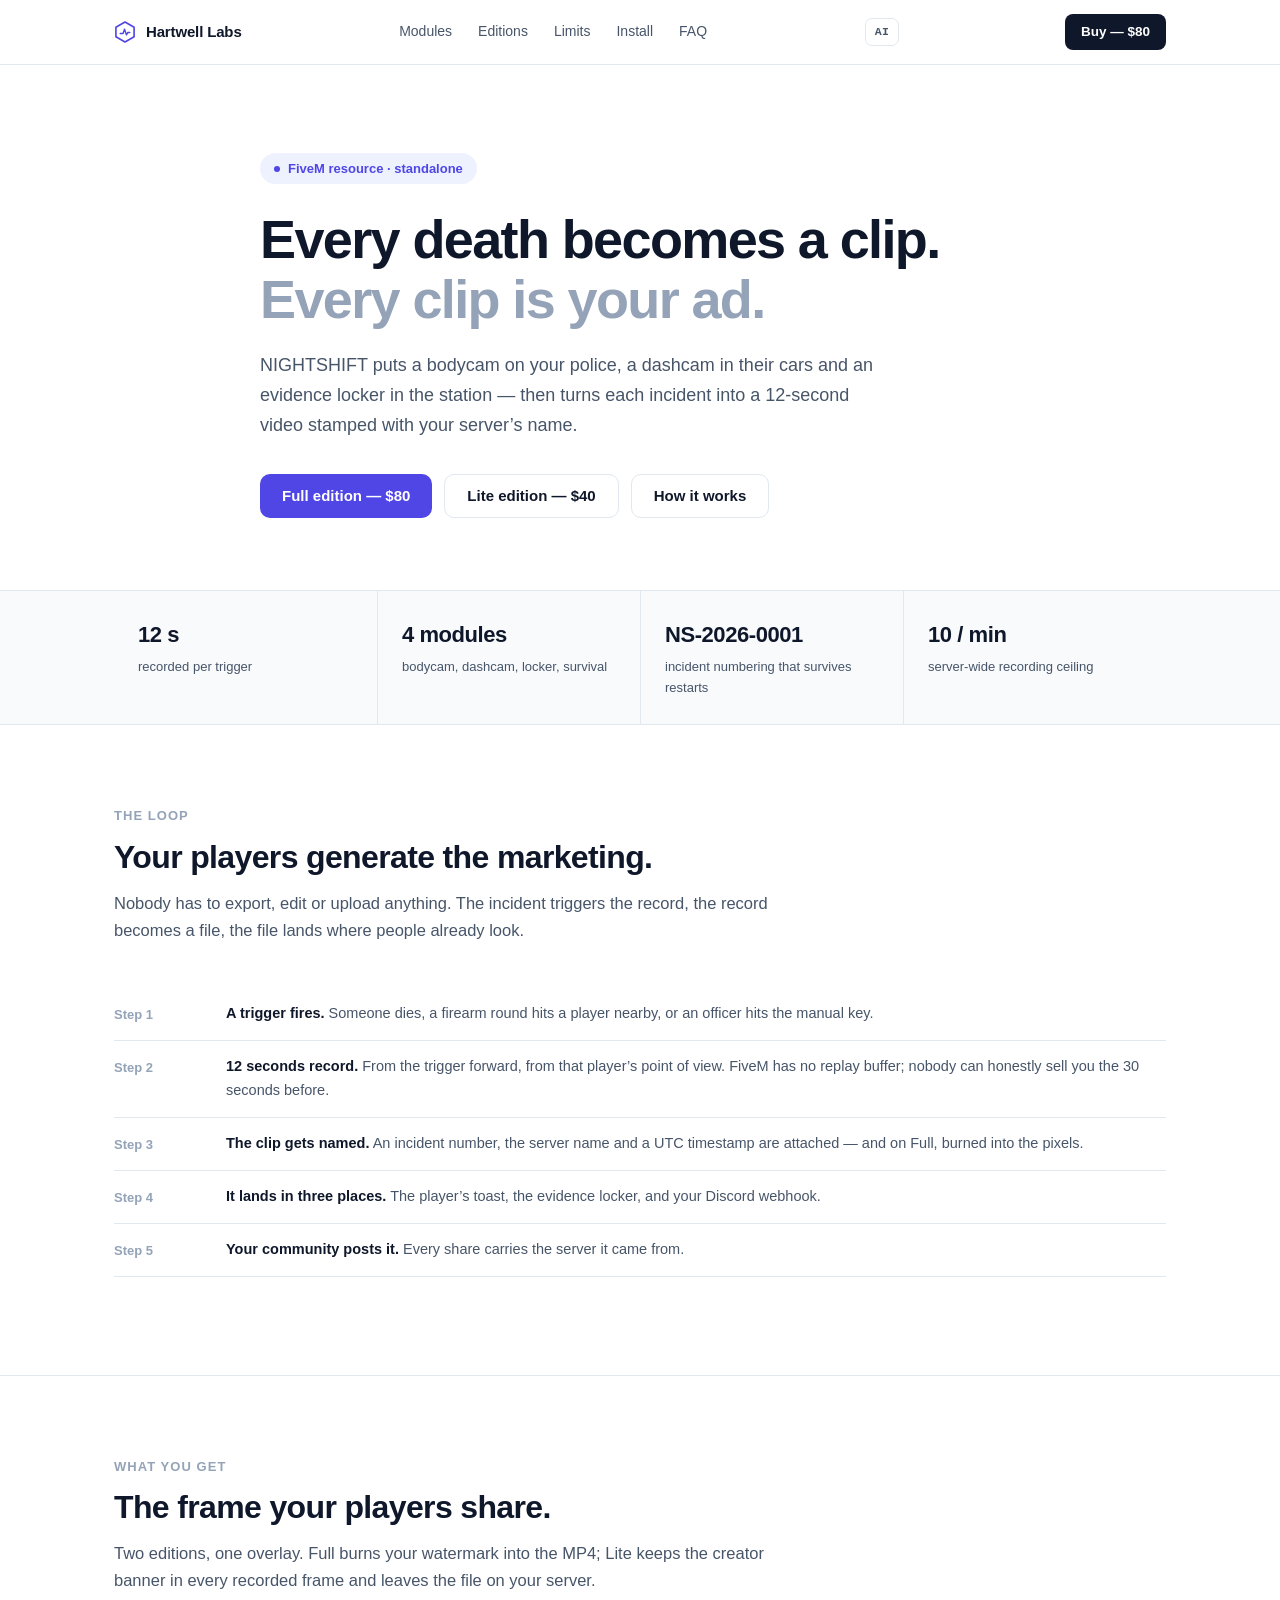
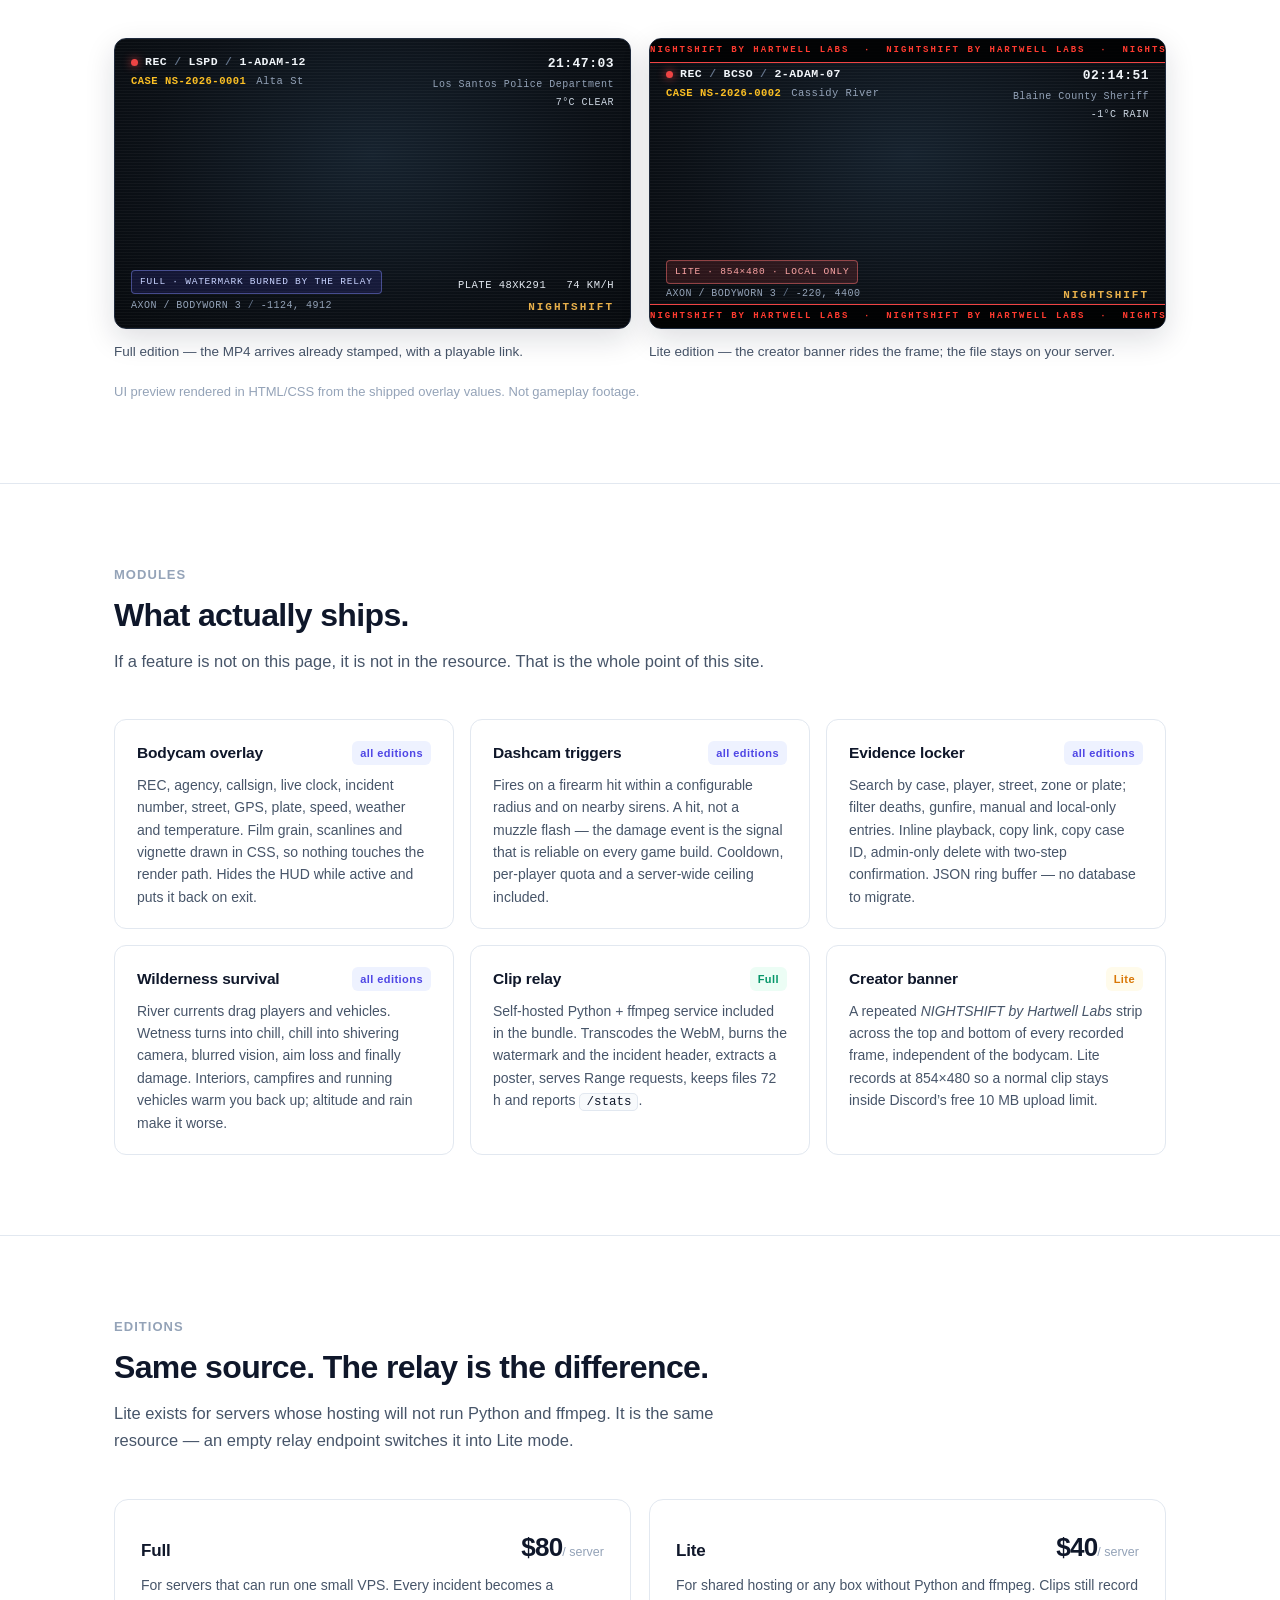
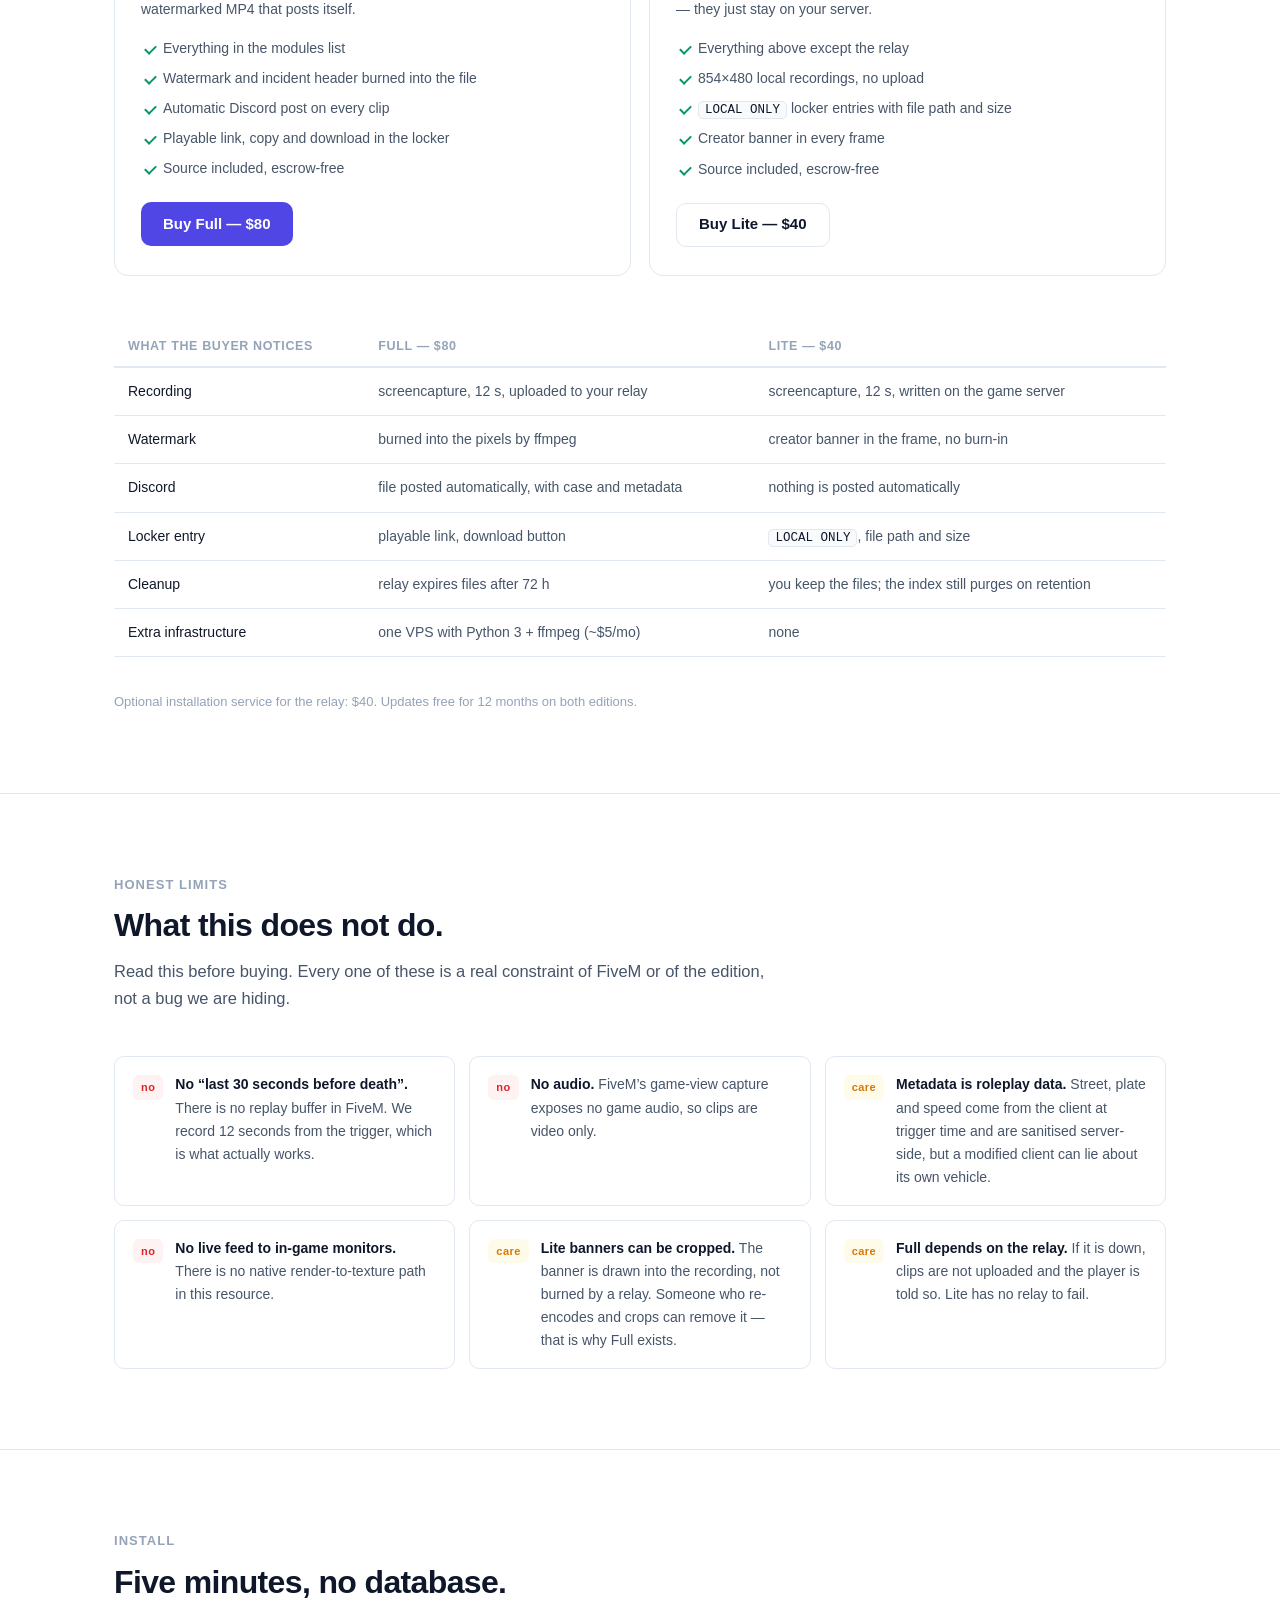
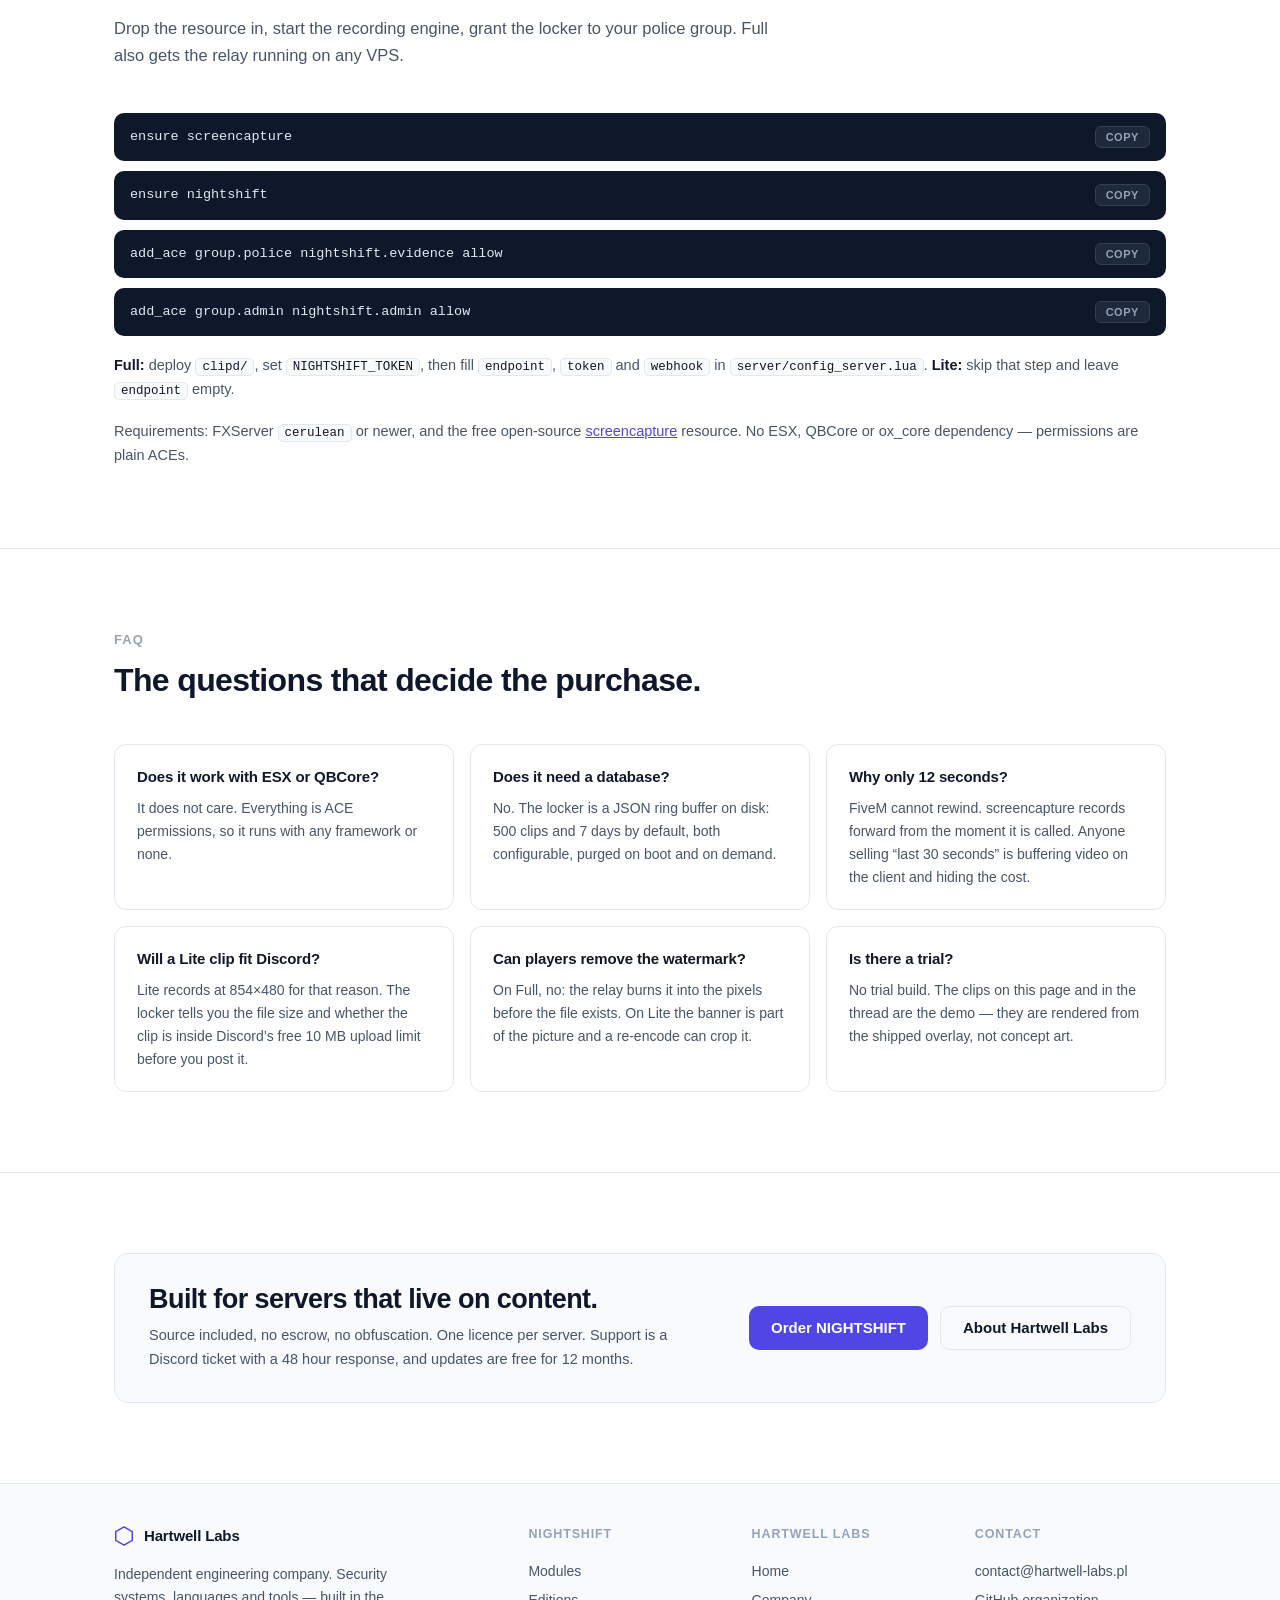
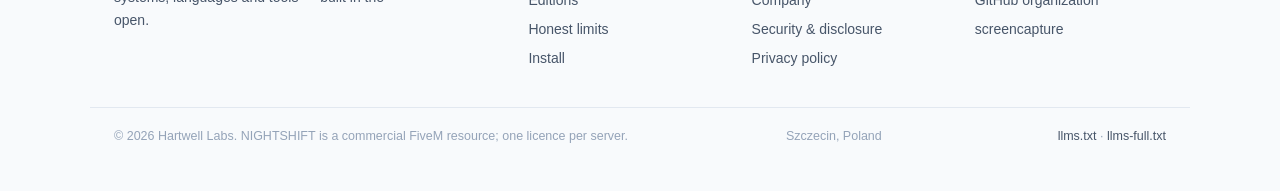
<file: index.html>
<!DOCTYPE html>
<html lang="en">
<head>
<meta charset="UTF-8" />
<meta name="viewport" content="width=device-width, initial-scale=1.0" />
<meta name="referrer" content="strict-origin-when-cross-origin" />
<meta http-equiv="Content-Security-Policy" content="default-src 'none'; style-src 'self' https://fonts.googleapis.com; font-src https://fonts.gstatic.com; script-src 'self'; img-src 'self' data:; manifest-src 'self'; connect-src 'none'; base-uri 'none'; form-action 'none'; frame-ancestors 'none'" />
<title>NIGHTSHIFT — bodycam, dashcam &amp; evidence locker for FiveM | Hartwell Labs</title>
<meta name="description" content="NIGHTSHIFT turns every death and firefight on a FiveM roleplay server into a 12-second clip: bodycam overlay, dashcam triggers, evidence locker with incident numbers, and a self-hosted relay that burns your watermark and posts to Discord. Full $80, Lite $40." />
<link rel="canonical" href="https://nightshift.hartwell-labs.pl/" />
<meta property="og:site_name" content="Hartwell Labs" />
<meta property="og:title" content="NIGHTSHIFT — every death becomes a clip" />
<meta property="og:description" content="Bodycam, dashcam, evidence locker and survival for FiveM. Full edition burns your watermark into every clip and posts it to Discord; Lite records locally for servers without a relay." />
<meta property="og:type" content="website" />
<meta property="og:url" content="https://nightshift.hartwell-labs.pl/" />
<meta property="og:image" content="https://hartwell-labs.pl/assets/og-cover.png" />
<meta property="og:image:width" content="1200" />
<meta property="og:image:height" content="630" />
<meta property="og:locale" content="en_US" />
<meta name="twitter:card" content="summary_large_image" />
<meta name="twitter:title" content="NIGHTSHIFT — bodycam, dashcam &amp; evidence locker for FiveM" />
<meta name="twitter:description" content="Every death becomes a 12-second clip. Full edition watermarks it and posts to Discord; Lite records locally. Standalone FiveM resource, no database." />
<meta name="twitter:image" content="https://hartwell-labs.pl/assets/og-cover.png" />
<script type="application/ld+json">{"@context":"https://schema.org","@type":"SoftwareApplication","name":"NIGHTSHIFT","applicationCategory":"GameApplication","operatingSystem":"FiveM (FXServer)","description":"Bodycam, dashcam, evidence locker and wilderness survival for FiveM. Full edition burns a watermark into every clip and posts it to Discord; Lite edition records clips locally without a relay.","url":"https://nightshift.hartwell-labs.pl/","publisher":{"@type":"Organization","name":"Hartwell Labs","url":"https://hartwell-labs.pl/"},"offers":[{"@type":"Offer","name":"Full","price":"80","priceCurrency":"USD","description":"All modules plus the self-hosted clip relay: watermarked MP4, automatic Discord post, playable links."},{"@type":"Offer","name":"Lite","price":"40","priceCurrency":"USD","description":"All modules without the relay: clips recorded on the game server, LOCAL ONLY in the locker, creator banner in every frame."}]}</script>
<link rel="preconnect" href="https://fonts.googleapis.com" />
<link rel="preconnect" href="https://fonts.gstatic.com" crossorigin />
<link href="https://fonts.googleapis.com/css2?family=Inter:wght@400;500;600;700&family=JetBrains+Mono:wght@400;600&display=swap" rel="stylesheet" />
<link rel="icon" type="image/svg+xml" href="/assets/favicon.svg" />
<link rel="icon" type="image/png" sizes="32x32" href="/assets/favicon-32.png" />
<link rel="icon" type="image/png" sizes="16x16" href="/assets/favicon-16.png" />
<link rel="icon" type="image/png" sizes="192x192" href="/assets/icon-192.png" />
<link rel="apple-touch-icon" href="/assets/apple-touch-icon.png" />
<link rel="manifest" href="/assets/site.webmanifest" />
<meta name="theme-color" content="#0a0e14" />
<link rel="stylesheet" href="/assets/site.css" />
<link rel="stylesheet" href="/assets/page.css" />
</head>
<body>
<header>
  <div class="container header-in">
    <a class="logo" href="https://hartwell-labs.pl/">
      <svg width="22" height="22" viewBox="0 0 46 46" aria-hidden="true">
        <path d="M23,2 L42,13 L42,33 L23,44 L4,33 L4,13 Z" fill="none" stroke="#4f46e5" stroke-width="3.4" stroke-linejoin="round" />
        <polyline points="13,26 19,26 22,17 26,29 29,24 33,24" fill="none" stroke="#4f46e5" stroke-width="3" stroke-linecap="round" stroke-linejoin="round" />
      </svg>
      Hartwell Labs
    </a>
    <nav class="main">
      <a href="#modules">Modules</a>
      <a href="#editions">Editions</a>
      <a href="#limits">Limits</a>
      <a href="#install">Install</a>
      <a href="#faq">FAQ</a>
    </nav>
    <a class="header-cta" href="mailto:contact@hartwell-labs.pl?subject=NIGHTSHIFT%20Full%20%E2%80%94%20%2480">Buy — $80</a>
  </div>
</header>

<div class="container hero">
  <div class="eyebrow">FiveM resource &middot; standalone</div>
  <h1>Every death becomes a clip. <span class="dim">Every clip is your ad.</span></h1>
  <p class="lede">NIGHTSHIFT puts a bodycam on your police, a dashcam in their cars and an evidence locker in the station &mdash; then turns each incident into a 12-second video stamped with your server&rsquo;s name.</p>
  <div class="hero-actions">
    <a class="btn btn-primary" href="mailto:contact@hartwell-labs.pl?subject=NIGHTSHIFT%20Full%20%E2%80%94%20%2480">Full edition &mdash; $80</a>
    <a class="btn btn-secondary" href="mailto:contact@hartwell-labs.pl?subject=NIGHTSHIFT%20Lite%20%E2%80%94%20%2440">Lite edition &mdash; $40</a>
    <a class="btn btn-secondary" href="#loop">How it works</a>
  </div>
</div>

<div class="stats">
  <div class="container stats-in">
    <div class="stat"><div class="n">12 s</div><div class="l">recorded per trigger</div></div>
    <div class="stat"><div class="n">4 modules</div><div class="l">bodycam, dashcam, locker, survival</div></div>
    <div class="stat"><div class="n">NS-2026-0001</div><div class="l">incident numbering that survives restarts</div></div>
    <div class="stat"><div class="n">10 / min</div><div class="l">server-wide recording ceiling</div></div>
  </div>
</div>

<section id="loop">
  <div class="container">
    <div class="section-head">
      <div class="kicker">The loop</div>
      <h2>Your players generate the marketing.</h2>
      <p>Nobody has to export, edit or upload anything. The incident triggers the record, the record becomes a file, the file lands where people already look.</p>
    </div>
    <div class="tl">
      <div class="tl-item"><div class="d">Step 1</div><div class="w"><b>A trigger fires.</b> <span>Someone dies, a firearm round hits a player nearby, or an officer hits the manual key.</span></div></div>
      <div class="tl-item"><div class="d">Step 2</div><div class="w"><b>12 seconds record.</b> <span>From the trigger forward, from that player&rsquo;s point of view. FiveM has no replay buffer; nobody can honestly sell you the 30 seconds before.</span></div></div>
      <div class="tl-item"><div class="d">Step 3</div><div class="w"><b>The clip gets named.</b> <span>An incident number, the server name and a UTC timestamp are attached &mdash; and on Full, burned into the pixels.</span></div></div>
      <div class="tl-item"><div class="d">Step 4</div><div class="w"><b>It lands in three places.</b> <span>The player&rsquo;s toast, the evidence locker, and your Discord webhook.</span></div></div>
      <div class="tl-item"><div class="d">Step 5</div><div class="w"><b>Your community posts it.</b> <span>Every share carries the server it came from.</span></div></div>
    </div>
  </div>
</section>

<section id="preview">
  <div class="container">
    <div class="section-head">
      <div class="kicker">What you get</div>
      <h2>The frame your players share.</h2>
      <p>Two editions, one overlay. Full burns your watermark into the MP4; Lite keeps the creator banner in every recorded frame and leaves the file on your server.</p>
    </div>

    <div class="frames">
      <div class="frame-wrap">
        <div class="ns-frame">
          <div class="ns-scan"></div>
          <div class="ns-top">
            <span class="ns-rec"></span> REC <span class="ns-sep">/</span> LSPD <span class="ns-sep">/</span> 1-ADAM-12
          </div>
          <div class="ns-sub"><span class="ns-case">CASE NS-2026-0001</span> <span class="ns-street">Alta St</span></div>
          <div class="ns-tr">
            <div class="ns-clock">21:47:03</div>
            <div class="ns-agency">Los Santos Police Department</div>
            <div class="ns-cond">7&deg;C CLEAR</div>
          </div>
          <div class="ns-bl">AXON / BODYWORN 3 <span class="ns-sep">/</span> -1124, 4912</div>
          <div class="ns-br">
            <div class="ns-veh">PLATE 48XK291 &nbsp; 74 KM/H</div>
            <div class="ns-mark">NIGHTSHIFT</div>
          </div>
          <div class="ns-chip">FULL &middot; watermark burned by the relay</div>
        </div>
        <p class="frame-cap">Full edition &mdash; the MP4 arrives already stamped, with a playable link.</p>
      </div>

      <div class="frame-wrap">
        <div class="ns-frame ns-lite">
          <div class="ns-scan"></div>
          <div class="ns-band">NIGHTSHIFT BY HARTWELL LABS &nbsp;&middot;&nbsp; NIGHTSHIFT BY HARTWELL LABS &nbsp;&middot;&nbsp; NIGHTSHIFT BY HARTWELL LABS</div>
          <div class="ns-top">
            <span class="ns-rec"></span> REC <span class="ns-sep">/</span> BCSO <span class="ns-sep">/</span> 2-ADAM-07
          </div>
          <div class="ns-sub"><span class="ns-case">CASE NS-2026-0002</span> <span class="ns-street">Cassidy River</span></div>
          <div class="ns-tr">
            <div class="ns-clock">02:14:51</div>
            <div class="ns-agency">Blaine County Sheriff</div>
            <div class="ns-cond">-1&deg;C RAIN</div>
          </div>
          <div class="ns-bl">AXON / BODYWORN 3 <span class="ns-sep">/</span> -220, 4400</div>
          <div class="ns-br"><div class="ns-mark">NIGHTSHIFT</div></div>
          <div class="ns-band ns-band-b">NIGHTSHIFT BY HARTWELL LABS &nbsp;&middot;&nbsp; NIGHTSHIFT BY HARTWELL LABS &nbsp;&middot;&nbsp; NIGHTSHIFT BY HARTWELL LABS</div>
          <div class="ns-chip">LITE &middot; 854&times;480 &middot; LOCAL ONLY</div>
        </div>
        <p class="frame-cap">Lite edition &mdash; the creator banner rides the frame; the file stays on your server.</p>
      </div>
    </div>
    <p class="note">UI preview rendered in HTML/CSS from the shipped overlay values. Not gameplay footage.</p>
  </div>
</section>

<section id="modules">
  <div class="container">
    <div class="section-head">
      <div class="kicker">Modules</div>
      <h2>What actually ships.</h2>
      <p>If a feature is not on this page, it is not in the resource. That is the whole point of this site.</p>
    </div>
    <div class="prod-grid">
      <div class="prod">
        <div class="row"><h4>Bodycam overlay</h4><span class="badge info">all editions</span></div>
        <p>REC, agency, callsign, live clock, incident number, street, GPS, plate, speed, weather and temperature. Film grain, scanlines and vignette drawn in CSS, so nothing touches the render path. Hides the HUD while active and puts it back on exit.</p>
      </div>
      <div class="prod">
        <div class="row"><h4>Dashcam triggers</h4><span class="badge info">all editions</span></div>
        <p>Fires on a firearm hit within a configurable radius and on nearby sirens. A hit, not a muzzle flash &mdash; the damage event is the signal that is reliable on every game build. Cooldown, per-player quota and a server-wide ceiling included.</p>
      </div>
      <div class="prod">
        <div class="row"><h4>Evidence locker</h4><span class="badge info">all editions</span></div>
        <p>Search by case, player, street, zone or plate; filter deaths, gunfire, manual and local-only entries. Inline playback, copy link, copy case ID, admin-only delete with two-step confirmation. JSON ring buffer &mdash; no database to migrate.</p>
      </div>
      <div class="prod">
        <div class="row"><h4>Wilderness survival</h4><span class="badge info">all editions</span></div>
        <p>River currents drag players and vehicles. Wetness turns into chill, chill into shivering camera, blurred vision, aim loss and finally damage. Interiors, campfires and running vehicles warm you back up; altitude and rain make it worse.</p>
      </div>
      <div class="prod">
        <div class="row"><h4>Clip relay</h4><span class="badge ok">Full</span></div>
        <p>Self-hosted Python + ffmpeg service included in the bundle. Transcodes the WebM, burns the watermark and the incident header, extracts a poster, serves Range requests, keeps files 72 h and reports <code class="inline">/stats</code>.</p>
      </div>
      <div class="prod">
        <div class="row"><h4>Creator banner</h4><span class="badge warn">Lite</span></div>
        <p>A repeated <em>NIGHTSHIFT by Hartwell Labs</em> strip across the top and bottom of every recorded frame, independent of the bodycam. Lite records at 854&times;480 so a normal clip stays inside Discord&rsquo;s free 10 MB upload limit.</p>
      </div>
    </div>
  </div>
</section>

<section id="editions">
  <div class="container">
    <div class="section-head">
      <div class="kicker">Editions</div>
      <h2>Same source. The relay is the difference.</h2>
      <p>Lite exists for servers whose hosting will not run Python and ffmpeg. It is the same resource &mdash; an empty relay endpoint switches it into Lite mode.</p>
    </div>

    <div class="prices">
      <div class="price">
        <div class="price-head"><h3>Full</h3><div class="amt">$80<span>/ server</span></div></div>
        <p class="price-lede">For servers that can run one small VPS. Every incident becomes a watermarked MP4 that posts itself.</p>
        <ul class="ticks">
          <li>Everything in the modules list</li>
          <li>Watermark and incident header burned into the file</li>
          <li>Automatic Discord post on every clip</li>
          <li>Playable link, copy and download in the locker</li>
          <li>Source included, escrow-free</li>
        </ul>
        <a class="btn btn-primary" href="mailto:contact@hartwell-labs.pl?subject=NIGHTSHIFT%20Full%20%E2%80%94%20%2480">Buy Full — $80</a>
      </div>
      <div class="price">
        <div class="price-head"><h3>Lite</h3><div class="amt">$40<span>/ server</span></div></div>
        <p class="price-lede">For shared hosting or any box without Python and ffmpeg. Clips still record &mdash; they just stay on your server.</p>
        <ul class="ticks">
          <li>Everything above except the relay</li>
          <li>854&times;480 local recordings, no upload</li>
          <li><code class="inline">LOCAL ONLY</code> locker entries with file path and size</li>
          <li>Creator banner in every frame</li>
          <li>Source included, escrow-free</li>
        </ul>
        <a class="btn btn-secondary" href="mailto:contact@hartwell-labs.pl?subject=NIGHTSHIFT%20Lite%20%E2%80%94%20%2440">Buy Lite — $40</a>
      </div>
    </div>

    <div class="table-wrap">
      <table class="policy">
        <thead>
          <tr><th>What the buyer notices</th><th>Full — $80</th><th>Lite — $40</th></tr>
        </thead>
        <tbody>
          <tr><td>Recording</td><td>screencapture, 12 s, uploaded to your relay</td><td>screencapture, 12 s, written on the game server</td></tr>
          <tr><td>Watermark</td><td>burned into the pixels by ffmpeg</td><td>creator banner in the frame, no burn-in</td></tr>
          <tr><td>Discord</td><td>file posted automatically, with case and metadata</td><td>nothing is posted automatically</td></tr>
          <tr><td>Locker entry</td><td>playable link, download button</td><td><code class="inline">LOCAL ONLY</code>, file path and size</td></tr>
          <tr><td>Cleanup</td><td>relay expires files after 72 h</td><td>you keep the files; the index still purges on retention</td></tr>
          <tr><td>Extra infrastructure</td><td>one VPS with Python 3 + ffmpeg (~$5/mo)</td><td>none</td></tr>
        </tbody>
      </table>
    </div>
    <p class="note">Optional installation service for the relay: $40. Updates free for 12 months on both editions.</p>
  </div>
</section>

<section id="limits">
  <div class="container">
    <div class="section-head">
      <div class="kicker">Honest limits</div>
      <h2>What this does not do.</h2>
      <p>Read this before buying. Every one of these is a real constraint of FiveM or of the edition, not a bug we are hiding.</p>
    </div>
    <div class="limits">
      <div class="limit"><span class="badge crit">no</span><div><b>No &ldquo;last 30 seconds before death&rdquo;.</b> There is no replay buffer in FiveM. We record 12 seconds from the trigger, which is what actually works.</div></div>
      <div class="limit"><span class="badge crit">no</span><div><b>No audio.</b> FiveM&rsquo;s game-view capture exposes no game audio, so clips are video only.</div></div>
      <div class="limit"><span class="badge warn">care</span><div><b>Metadata is roleplay data.</b> Street, plate and speed come from the client at trigger time and are sanitised server-side, but a modified client can lie about its own vehicle.</div></div>
      <div class="limit"><span class="badge crit">no</span><div><b>No live feed to in-game monitors.</b> There is no native render-to-texture path in this resource.</div></div>
      <div class="limit"><span class="badge warn">care</span><div><b>Lite banners can be cropped.</b> The banner is drawn into the recording, not burned by a relay. Someone who re-encodes and crops can remove it &mdash; that is why Full exists.</div></div>
      <div class="limit"><span class="badge warn">care</span><div><b>Full depends on the relay.</b> If it is down, clips are not uploaded and the player is told so. Lite has no relay to fail.</div></div>
    </div>
  </div>
</section>

<section id="install">
  <div class="container">
    <div class="section-head">
      <div class="kicker">Install</div>
      <h2>Five minutes, no database.</h2>
      <p>Drop the resource in, start the recording engine, grant the locker to your police group. Full also gets the relay running on any VPS.</p>
    </div>
    <div class="cmd"><code>ensure screencapture</code><button class="cp" data-code="ensure screencapture">COPY</button></div>
    <div class="cmd"><code>ensure nightshift</code><button class="cp" data-code="ensure nightshift">COPY</button></div>
    <div class="cmd"><code>add_ace group.police nightshift.evidence allow</code><button class="cp" data-code="add_ace group.police nightshift.evidence allow">COPY</button></div>
    <div class="cmd"><code>add_ace group.admin nightshift.admin allow</code><button class="cp" data-code="add_ace group.admin nightshift.admin allow">COPY</button></div>
    <p class="install-note"><b>Full:</b> deploy <code class="inline">clipd/</code>, set <code class="inline">NIGHTSHIFT_TOKEN</code>, then fill <code class="inline">endpoint</code>, <code class="inline">token</code> and <code class="inline">webhook</code> in <code class="inline">server/config_server.lua</code>. <b>Lite:</b> skip that step and leave <code class="inline">endpoint</code> empty.</p>
    <p class="install-note">Requirements: FXServer <code class="inline">cerulean</code> or newer, and the free open-source <a href="https://github.com/itschip/screencapture">screencapture</a> resource. No ESX, QBCore or ox_core dependency &mdash; permissions are plain ACEs.</p>
  </div>
</section>

<section id="faq">
  <div class="container">
    <div class="section-head">
      <div class="kicker">FAQ</div>
      <h2>The questions that decide the purchase.</h2>
    </div>
    <div class="qa">
      <div class="qa-item"><b>Does it work with ESX or QBCore?</b><p>It does not care. Everything is ACE permissions, so it runs with any framework or none.</p></div>
      <div class="qa-item"><b>Does it need a database?</b><p>No. The locker is a JSON ring buffer on disk: 500 clips and 7 days by default, both configurable, purged on boot and on demand.</p></div>
      <div class="qa-item"><b>Why only 12 seconds?</b><p>FiveM cannot rewind. screencapture records forward from the moment it is called. Anyone selling &ldquo;last 30 seconds&rdquo; is buffering video on the client and hiding the cost.</p></div>
      <div class="qa-item"><b>Will a Lite clip fit Discord?</b><p>Lite records at 854&times;480 for that reason. The locker tells you the file size and whether the clip is inside Discord&rsquo;s free 10 MB upload limit before you post it.</p></div>
      <div class="qa-item"><b>Can players remove the watermark?</b><p>On Full, no: the relay burns it into the pixels before the file exists. On Lite the banner is part of the picture and a re-encode can crop it.</p></div>
      <div class="qa-item"><b>Is there a trial?</b><p>No trial build. The clips on this page and in the thread are the demo &mdash; they are rendered from the shipped overlay, not concept art.</p></div>
    </div>
  </div>
</section>

<section id="buy">
  <div class="container">
    <div class="buy-card">
      <div>
        <h2>Built for servers that live on content.</h2>
        <p>Source included, no escrow, no obfuscation. One licence per server. Support is a Discord ticket with a 48 hour response, and updates are free for 12 months.</p>
      </div>
      <div class="buy-actions">
        <a class="btn btn-primary" href="mailto:contact@hartwell-labs.pl?subject=NIGHTSHIFT%20order">Order NIGHTSHIFT</a>
        <a class="btn btn-secondary" href="https://hartwell-labs.pl/company">About Hartwell Labs</a>
      </div>
    </div>
  </div>
</section>

<footer>
  <div class="container footer-grid">
    <div>
      <div class="logo foot-logo">
        <svg width="20" height="20" viewBox="0 0 46 46" aria-hidden="true"><path d="M23,2 L42,13 L42,33 L23,44 L4,33 L4,13 Z" fill="none" stroke="#4f46e5" stroke-width="3.4" stroke-linejoin="round" /></svg>
        Hartwell Labs
      </div>
      <p class="about">Independent engineering company. Security systems, languages and tools &mdash; built in the open.</p>
    </div>
    <div>
      <h5>NIGHTSHIFT</h5>
      <a href="#modules">Modules</a>
      <a href="#editions">Editions</a>
      <a href="#limits">Honest limits</a>
      <a href="#install">Install</a>
    </div>
    <div>
      <h5>Hartwell Labs</h5>
      <a href="https://hartwell-labs.pl/">Home</a>
      <a href="https://hartwell-labs.pl/company">Company</a>
      <a href="https://hartwell-labs.pl/security">Security &amp; disclosure</a>
      <a href="https://hartwell-labs.pl/privacy/">Privacy policy</a>
    </div>
    <div>
      <h5>Contact</h5>
      <a href="mailto:contact@hartwell-labs.pl">contact@hartwell-labs.pl</a>
      <a href="https://github.com/Hartwell-Labs">GitHub organization</a>
      <a href="https://github.com/itschip/screencapture">screencapture</a>
    </div>
  </div>
  <div class="container f-fine">
    <span>&copy; 2026 Hartwell Labs. NIGHTSHIFT is a commercial FiveM resource; one licence per server.</span>
    <span>Szczecin, Poland</span>
  </div>
</footer>
<script src="/assets/site.js" defer></script>
</body>
</html>
</file>
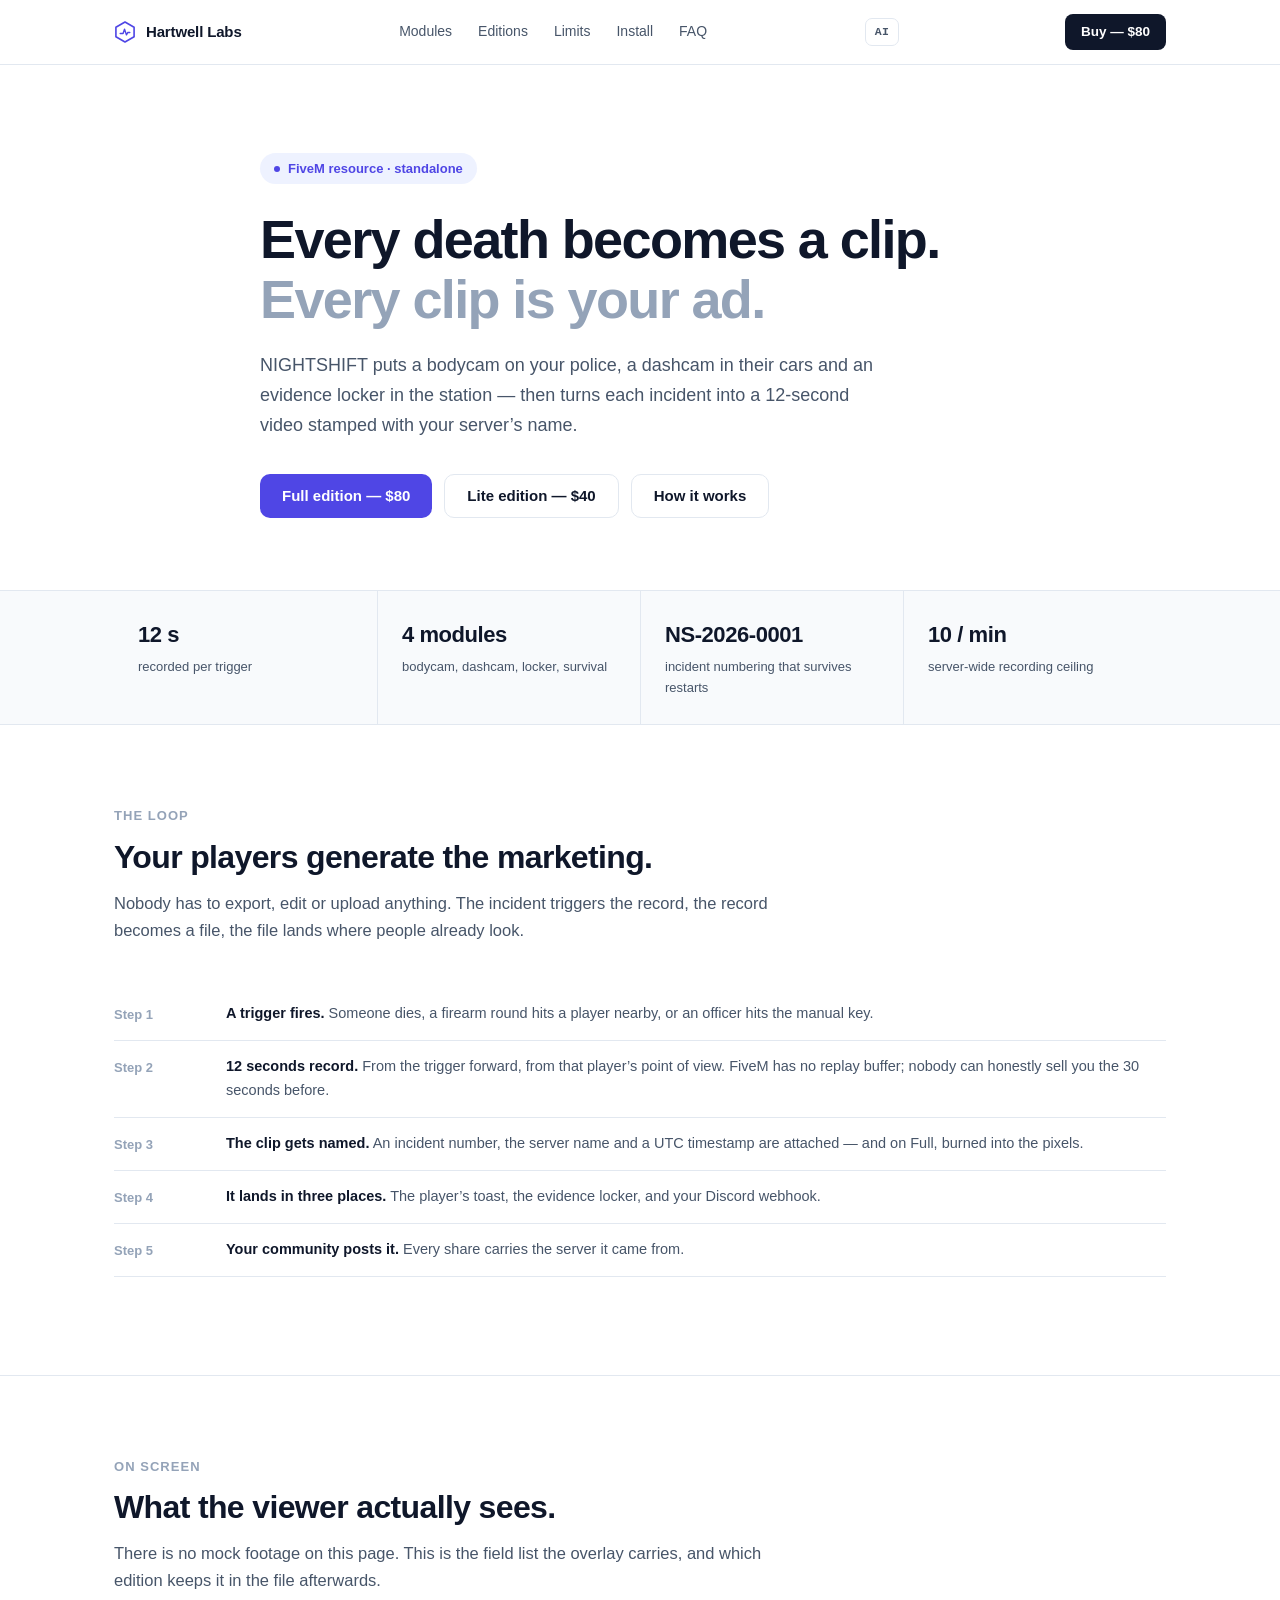
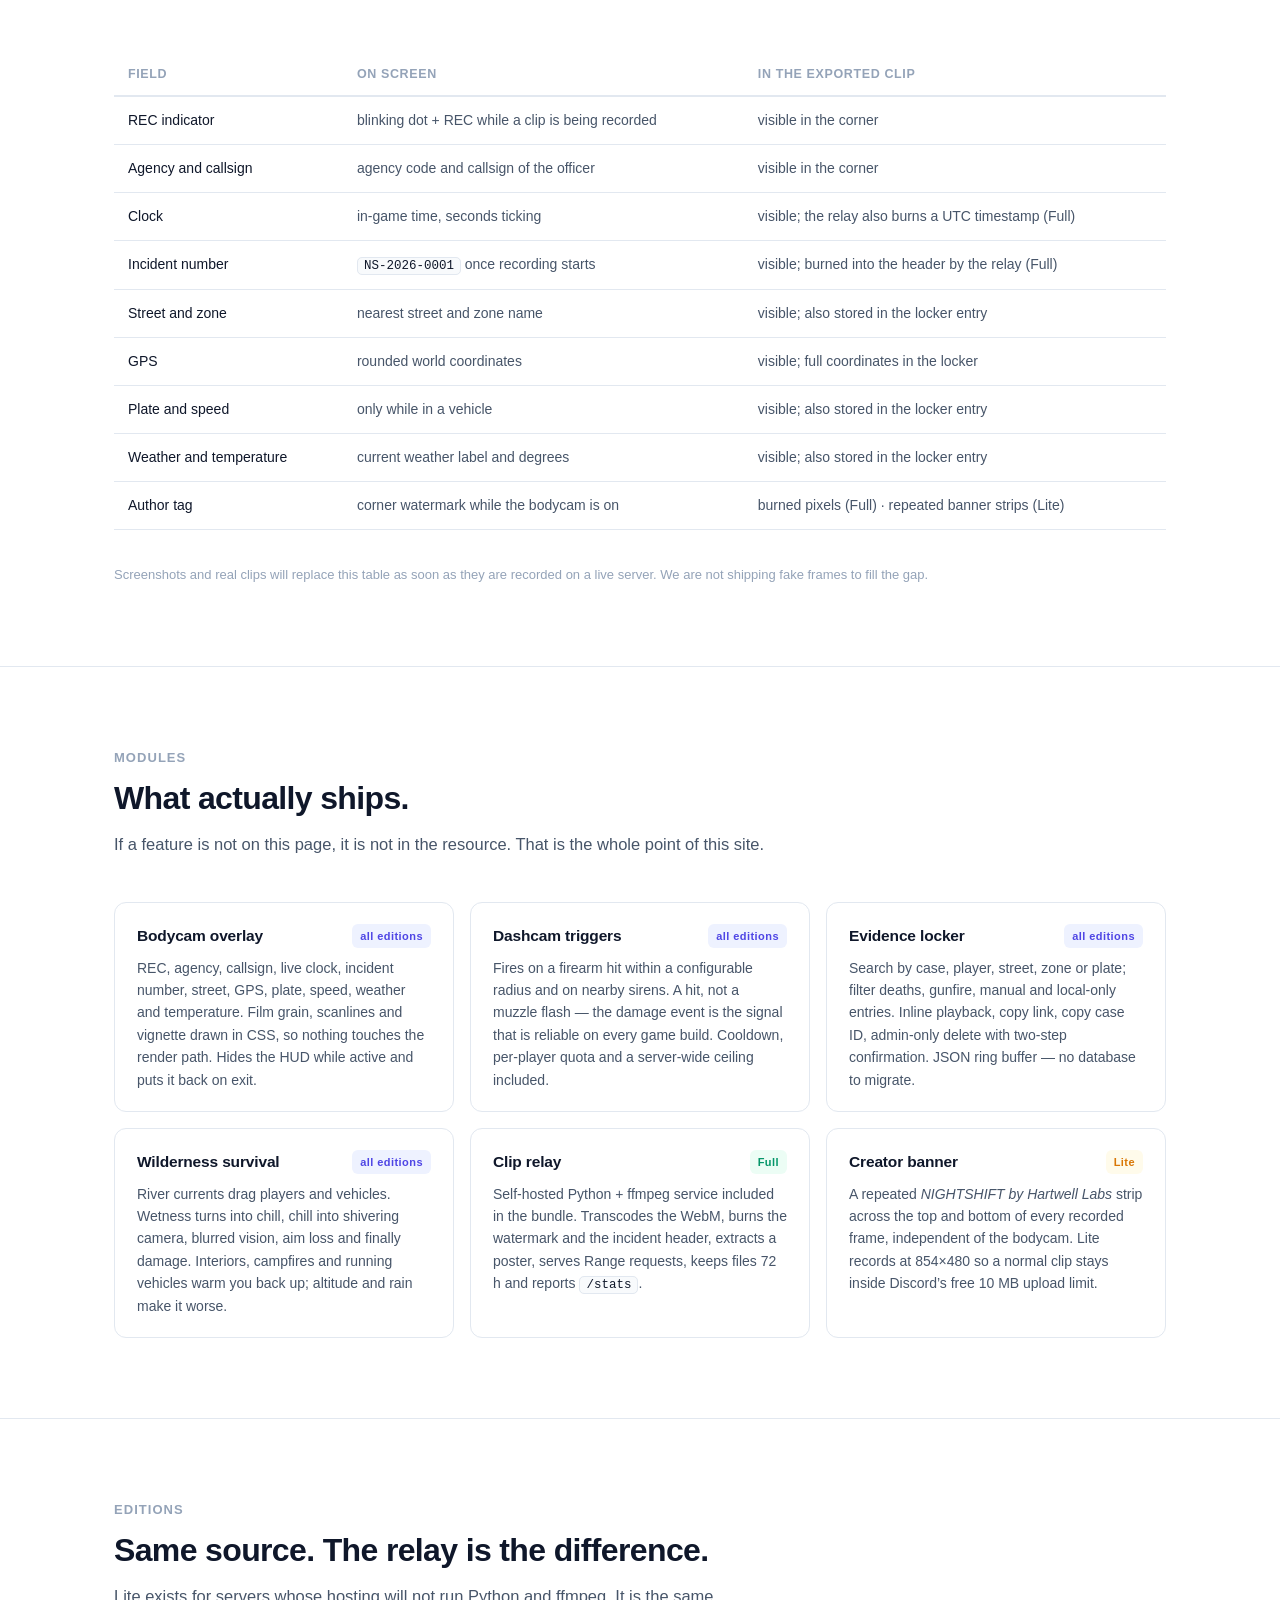
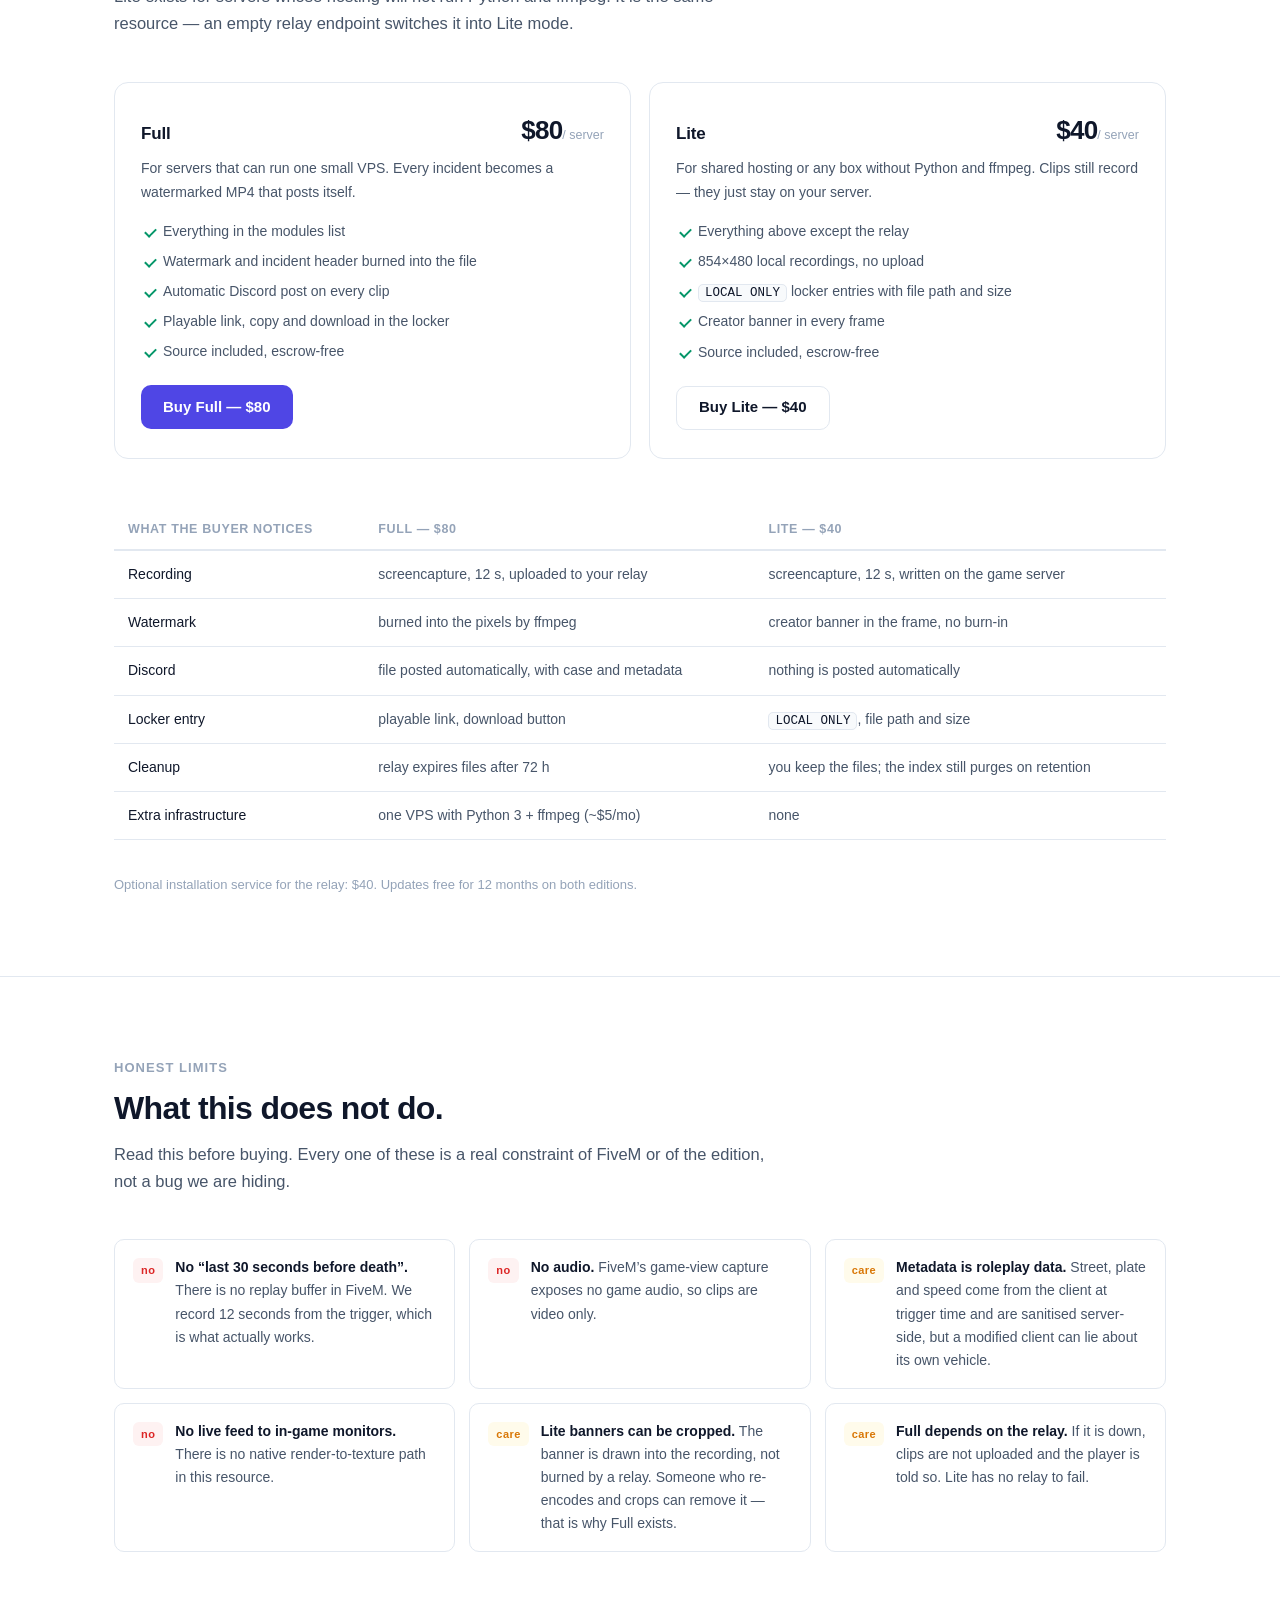
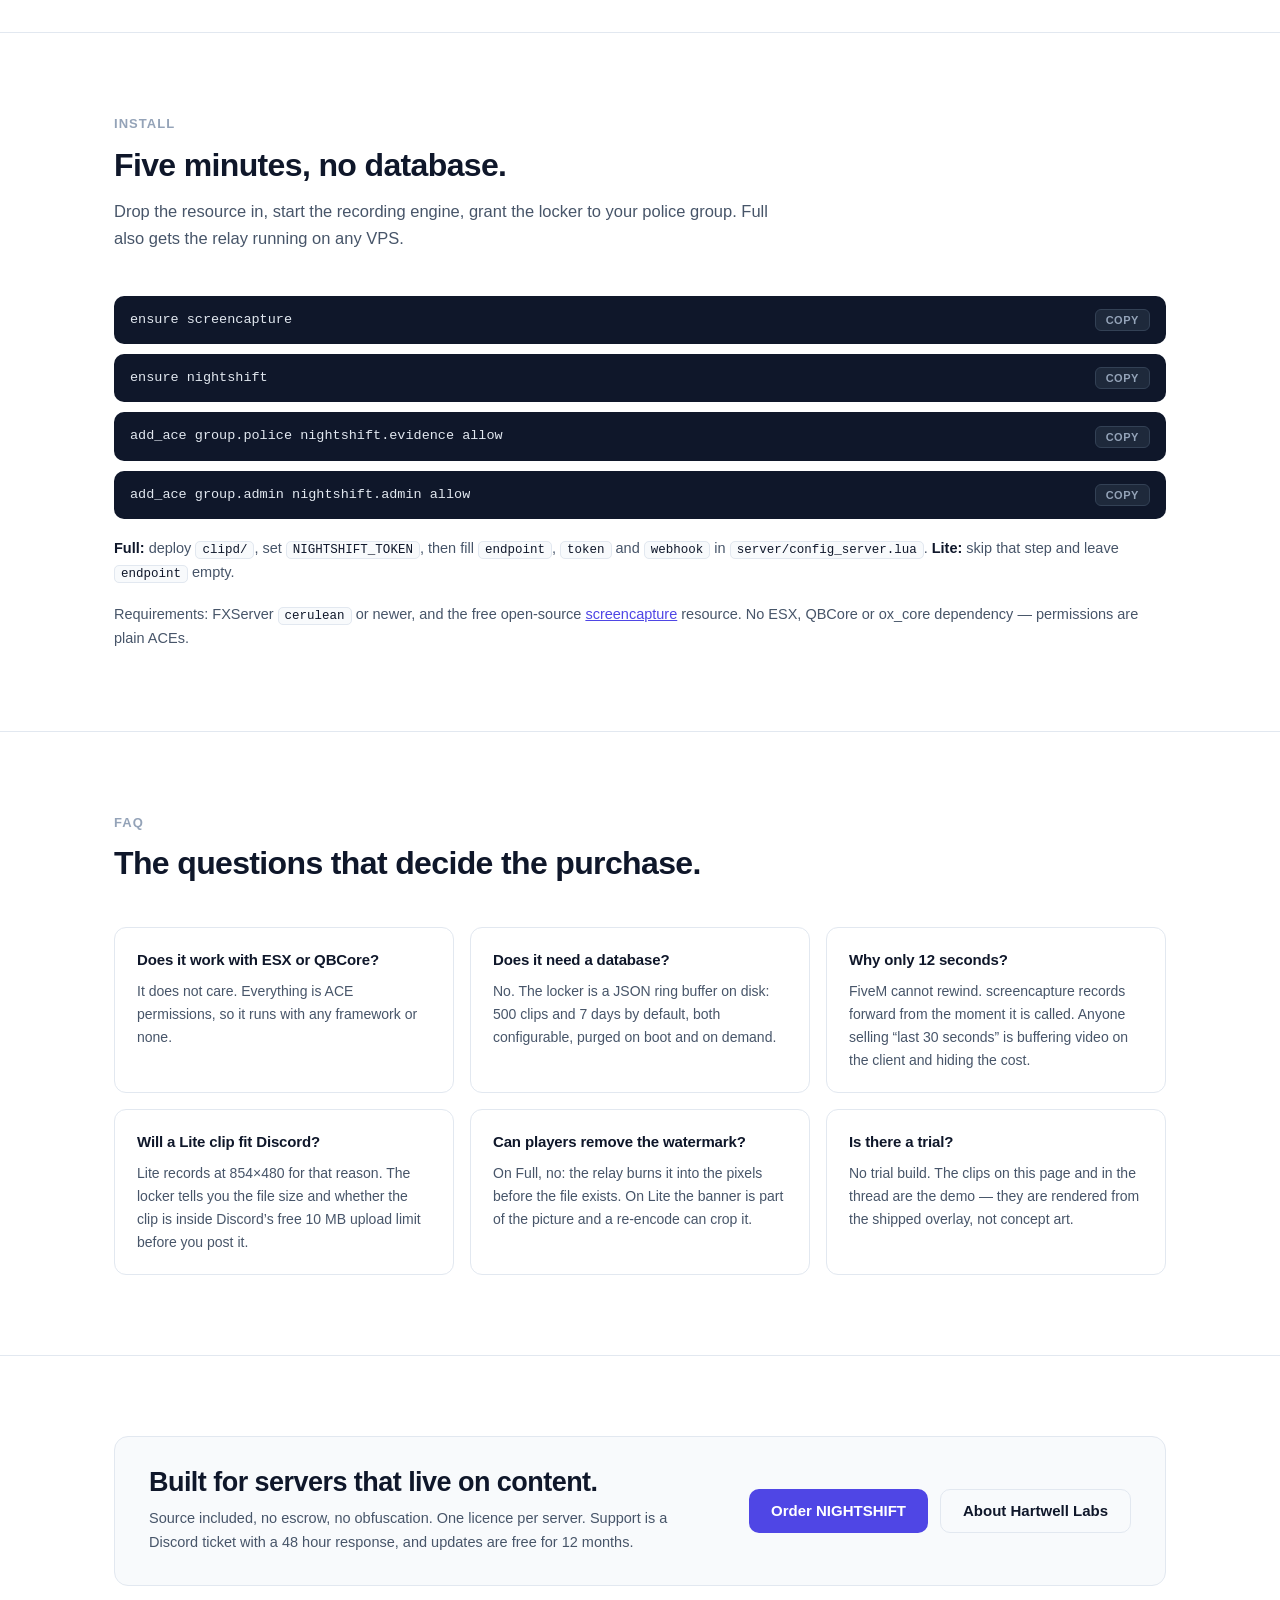
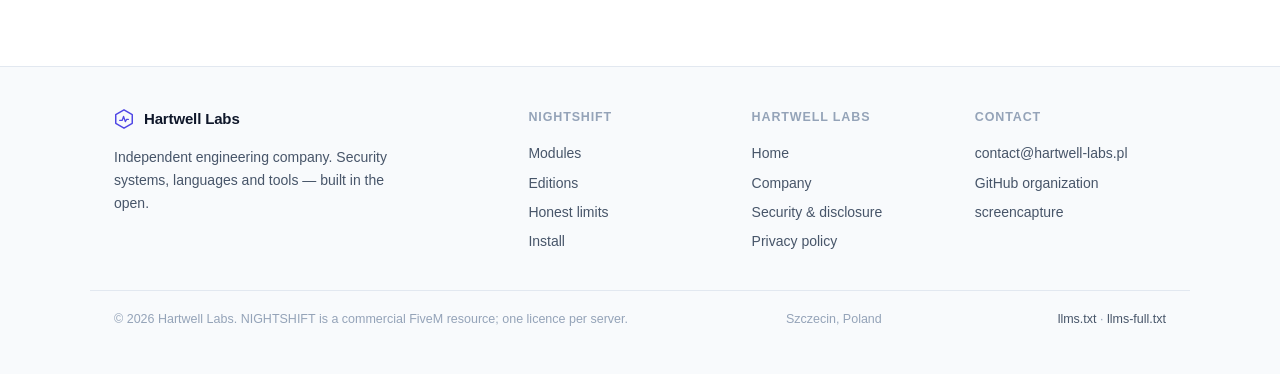
<file: public/index.html>
<!DOCTYPE html>
<html lang="en">
<head>
<meta charset="UTF-8" />
<meta name="viewport" content="width=device-width, initial-scale=1.0" />
<meta name="referrer" content="strict-origin-when-cross-origin" />
<meta http-equiv="Content-Security-Policy" content="default-src 'none'; style-src 'self' https://fonts.googleapis.com; font-src https://fonts.gstatic.com; script-src 'self'; img-src 'self' data:; manifest-src 'self'; connect-src 'none'; base-uri 'none'; form-action 'none'; frame-ancestors 'none'" />
<title>NIGHTSHIFT — bodycam, dashcam &amp; evidence locker for FiveM | Hartwell Labs</title>
<meta name="description" content="NIGHTSHIFT turns every death and firefight on a FiveM roleplay server into a 12-second clip: bodycam overlay, dashcam triggers, evidence locker with incident numbers, and a self-hosted relay that burns your watermark and posts to Discord. Full $80, Lite $40." />
<link rel="canonical" href="https://nightshift.hartwell-labs.pl/" />
<meta property="og:site_name" content="Hartwell Labs" />
<meta property="og:title" content="NIGHTSHIFT — every death becomes a clip" />
<meta property="og:description" content="Bodycam, dashcam, evidence locker and survival for FiveM. Full edition burns your watermark into every clip and posts it to Discord; Lite records locally for servers without a relay." />
<meta property="og:type" content="website" />
<meta property="og:url" content="https://nightshift.hartwell-labs.pl/" />
<meta property="og:image" content="https://nightshift.hartwell-labs.pl/assets/og-nightshift.png" />
<meta property="og:image:width" content="1200" />
<meta property="og:image:height" content="630" />
<meta property="og:locale" content="en_US" />
<meta name="twitter:card" content="summary_large_image" />
<meta name="twitter:title" content="NIGHTSHIFT — bodycam, dashcam &amp; evidence locker for FiveM" />
<meta name="twitter:description" content="Every death becomes a 12-second clip. Full edition watermarks it and posts to Discord; Lite records locally. Standalone FiveM resource, no database." />
<meta name="twitter:image" content="https://nightshift.hartwell-labs.pl/assets/og-nightshift.png" />
<script type="application/ld+json">{"@context":"https://schema.org","@type":"SoftwareApplication","name":"NIGHTSHIFT","applicationCategory":"GameApplication","operatingSystem":"FiveM (FXServer)","description":"Bodycam, dashcam, evidence locker and wilderness survival for FiveM. Full edition burns a watermark into every clip and posts it to Discord; Lite edition records clips locally without a relay.","url":"https://nightshift.hartwell-labs.pl/","publisher":{"@type":"Organization","name":"Hartwell Labs","url":"https://hartwell-labs.pl/"},"offers":[{"@type":"Offer","name":"Full","price":"80","priceCurrency":"USD","description":"All modules plus the self-hosted clip relay: watermarked MP4, automatic Discord post, playable links."},{"@type":"Offer","name":"Lite","price":"40","priceCurrency":"USD","description":"All modules without the relay: clips recorded on the game server, LOCAL ONLY in the locker, creator banner in every frame."}]}</script>
<link rel="preconnect" href="https://fonts.googleapis.com" />
<link rel="preconnect" href="https://fonts.gstatic.com" crossorigin />
<link href="https://fonts.googleapis.com/css2?family=Inter:wght@400;500;600;700&family=JetBrains+Mono:wght@400;600&display=swap" rel="stylesheet" />
<link rel="icon" type="image/svg+xml" href="/assets/favicon.svg" />
<link rel="icon" type="image/png" sizes="32x32" href="/assets/favicon-32.png" />
<link rel="icon" type="image/png" sizes="16x16" href="/assets/favicon-16.png" />
<link rel="icon" type="image/png" sizes="192x192" href="/assets/icon-192.png" />
<link rel="apple-touch-icon" href="/assets/apple-touch-icon.png" />
<link rel="manifest" href="/assets/site.webmanifest" />
<meta name="theme-color" content="#0a0e14" />
<link rel="stylesheet" href="/assets/site.css" />
<link rel="stylesheet" href="/assets/page.css" />
</head>
<body>
<header>
  <div class="container header-in">
    <a class="logo" href="https://hartwell-labs.pl/">
      <svg width="22" height="22" viewBox="0 0 46 46" aria-hidden="true">
        <path d="M23,2 L42,13 L42,33 L23,44 L4,33 L4,13 Z" fill="none" stroke="#4f46e5" stroke-width="3.4" stroke-linejoin="round" />
        <polyline points="13,26 19,26 22,17 26,29 29,24 33,24" fill="none" stroke="#4f46e5" stroke-width="3" stroke-linecap="round" stroke-linejoin="round" />
      </svg>
      Hartwell Labs
    </a>
    <nav class="main">
      <a href="#modules">Modules</a>
      <a href="#editions">Editions</a>
      <a href="#limits">Limits</a>
      <a href="#install">Install</a>
      <a href="#faq">FAQ</a>
    </nav>
    <a class="header-cta" href="mailto:contact@hartwell-labs.pl?subject=NIGHTSHIFT%20Full%20%E2%80%94%20%2480">Buy — $80</a>
  </div>
</header>

<div class="container hero">
  <div class="eyebrow">FiveM resource &middot; standalone</div>
  <h1>Every death becomes a clip. <span class="dim">Every clip is your ad.</span></h1>
  <p class="lede">NIGHTSHIFT puts a bodycam on your police, a dashcam in their cars and an evidence locker in the station &mdash; then turns each incident into a 12-second video stamped with your server&rsquo;s name.</p>
  <div class="hero-actions">
    <a class="btn btn-primary" href="mailto:contact@hartwell-labs.pl?subject=NIGHTSHIFT%20Full%20%E2%80%94%20%2480">Full edition &mdash; $80</a>
    <a class="btn btn-secondary" href="mailto:contact@hartwell-labs.pl?subject=NIGHTSHIFT%20Lite%20%E2%80%94%20%2440">Lite edition &mdash; $40</a>
    <a class="btn btn-secondary" href="#loop">How it works</a>
  </div>
</div>

<div class="stats">
  <div class="container stats-in">
    <div class="stat"><div class="n">12 s</div><div class="l">recorded per trigger</div></div>
    <div class="stat"><div class="n">4 modules</div><div class="l">bodycam, dashcam, locker, survival</div></div>
    <div class="stat"><div class="n">NS-2026-0001</div><div class="l">incident numbering that survives restarts</div></div>
    <div class="stat"><div class="n">10 / min</div><div class="l">server-wide recording ceiling</div></div>
  </div>
</div>

<section id="loop">
  <div class="container">
    <div class="section-head">
      <div class="kicker">The loop</div>
      <h2>Your players generate the marketing.</h2>
      <p>Nobody has to export, edit or upload anything. The incident triggers the record, the record becomes a file, the file lands where people already look.</p>
    </div>
    <div class="tl">
      <div class="tl-item"><div class="d">Step 1</div><div class="w"><b>A trigger fires.</b> <span>Someone dies, a firearm round hits a player nearby, or an officer hits the manual key.</span></div></div>
      <div class="tl-item"><div class="d">Step 2</div><div class="w"><b>12 seconds record.</b> <span>From the trigger forward, from that player&rsquo;s point of view. FiveM has no replay buffer; nobody can honestly sell you the 30 seconds before.</span></div></div>
      <div class="tl-item"><div class="d">Step 3</div><div class="w"><b>The clip gets named.</b> <span>An incident number, the server name and a UTC timestamp are attached &mdash; and on Full, burned into the pixels.</span></div></div>
      <div class="tl-item"><div class="d">Step 4</div><div class="w"><b>It lands in three places.</b> <span>The player&rsquo;s toast, the evidence locker, and your Discord webhook.</span></div></div>
      <div class="tl-item"><div class="d">Step 5</div><div class="w"><b>Your community posts it.</b> <span>Every share carries the server it came from.</span></div></div>
    </div>
  </div>
</section>

<section id="preview">
  <div class="container">
    <div class="section-head">
      <div class="kicker">On screen</div>
      <h2>What the viewer actually sees.</h2>
      <p>There is no mock footage on this page. This is the field list the overlay carries, and which edition keeps it in the file afterwards.</p>
    </div>

    <div class="table-wrap">
      <table class="policy">
        <thead>
          <tr><th>Field</th><th>On screen</th><th>In the exported clip</th></tr>
        </thead>
        <tbody>
          <tr><td>REC indicator</td><td>blinking dot + REC while a clip is being recorded</td><td>visible in the corner</td></tr>
          <tr><td>Agency and callsign</td><td>agency code and callsign of the officer</td><td>visible in the corner</td></tr>
          <tr><td>Clock</td><td>in-game time, seconds ticking</td><td>visible; the relay also burns a UTC timestamp (Full)</td></tr>
          <tr><td>Incident number</td><td><code class="inline">NS-2026-0001</code> once recording starts</td><td>visible; burned into the header by the relay (Full)</td></tr>
          <tr><td>Street and zone</td><td>nearest street and zone name</td><td>visible; also stored in the locker entry</td></tr>
          <tr><td>GPS</td><td>rounded world coordinates</td><td>visible; full coordinates in the locker</td></tr>
          <tr><td>Plate and speed</td><td>only while in a vehicle</td><td>visible; also stored in the locker entry</td></tr>
          <tr><td>Weather and temperature</td><td>current weather label and degrees</td><td>visible; also stored in the locker entry</td></tr>
          <tr><td>Author tag</td><td>corner watermark while the bodycam is on</td><td>burned pixels (Full) &middot; repeated banner strips (Lite)</td></tr>
        </tbody>
      </table>
    </div>
    <p class="note">Screenshots and real clips will replace this table as soon as they are recorded on a live server. We are not shipping fake frames to fill the gap.</p>
  </div>
</section>

<section id="modules">
  <div class="container">
    <div class="section-head">
      <div class="kicker">Modules</div>
      <h2>What actually ships.</h2>
      <p>If a feature is not on this page, it is not in the resource. That is the whole point of this site.</p>
    </div>
    <div class="prod-grid">
      <div class="prod">
        <div class="row"><h4>Bodycam overlay</h4><span class="badge info">all editions</span></div>
        <p>REC, agency, callsign, live clock, incident number, street, GPS, plate, speed, weather and temperature. Film grain, scanlines and vignette drawn in CSS, so nothing touches the render path. Hides the HUD while active and puts it back on exit.</p>
      </div>
      <div class="prod">
        <div class="row"><h4>Dashcam triggers</h4><span class="badge info">all editions</span></div>
        <p>Fires on a firearm hit within a configurable radius and on nearby sirens. A hit, not a muzzle flash &mdash; the damage event is the signal that is reliable on every game build. Cooldown, per-player quota and a server-wide ceiling included.</p>
      </div>
      <div class="prod">
        <div class="row"><h4>Evidence locker</h4><span class="badge info">all editions</span></div>
        <p>Search by case, player, street, zone or plate; filter deaths, gunfire, manual and local-only entries. Inline playback, copy link, copy case ID, admin-only delete with two-step confirmation. JSON ring buffer &mdash; no database to migrate.</p>
      </div>
      <div class="prod">
        <div class="row"><h4>Wilderness survival</h4><span class="badge info">all editions</span></div>
        <p>River currents drag players and vehicles. Wetness turns into chill, chill into shivering camera, blurred vision, aim loss and finally damage. Interiors, campfires and running vehicles warm you back up; altitude and rain make it worse.</p>
      </div>
      <div class="prod">
        <div class="row"><h4>Clip relay</h4><span class="badge ok">Full</span></div>
        <p>Self-hosted Python + ffmpeg service included in the bundle. Transcodes the WebM, burns the watermark and the incident header, extracts a poster, serves Range requests, keeps files 72 h and reports <code class="inline">/stats</code>.</p>
      </div>
      <div class="prod">
        <div class="row"><h4>Creator banner</h4><span class="badge warn">Lite</span></div>
        <p>A repeated <em>NIGHTSHIFT by Hartwell Labs</em> strip across the top and bottom of every recorded frame, independent of the bodycam. Lite records at 854&times;480 so a normal clip stays inside Discord&rsquo;s free 10 MB upload limit.</p>
      </div>
    </div>
  </div>
</section>

<section id="editions">
  <div class="container">
    <div class="section-head">
      <div class="kicker">Editions</div>
      <h2>Same source. The relay is the difference.</h2>
      <p>Lite exists for servers whose hosting will not run Python and ffmpeg. It is the same resource &mdash; an empty relay endpoint switches it into Lite mode.</p>
    </div>

    <div class="prices">
      <div class="price">
        <div class="price-head"><h3>Full</h3><div class="amt">$80<span>/ server</span></div></div>
        <p class="price-lede">For servers that can run one small VPS. Every incident becomes a watermarked MP4 that posts itself.</p>
        <ul class="ticks">
          <li>Everything in the modules list</li>
          <li>Watermark and incident header burned into the file</li>
          <li>Automatic Discord post on every clip</li>
          <li>Playable link, copy and download in the locker</li>
          <li>Source included, escrow-free</li>
        </ul>
        <a class="btn btn-primary" href="mailto:contact@hartwell-labs.pl?subject=NIGHTSHIFT%20Full%20%E2%80%94%20%2480">Buy Full — $80</a>
      </div>
      <div class="price">
        <div class="price-head"><h3>Lite</h3><div class="amt">$40<span>/ server</span></div></div>
        <p class="price-lede">For shared hosting or any box without Python and ffmpeg. Clips still record &mdash; they just stay on your server.</p>
        <ul class="ticks">
          <li>Everything above except the relay</li>
          <li>854&times;480 local recordings, no upload</li>
          <li><code class="inline">LOCAL ONLY</code> locker entries with file path and size</li>
          <li>Creator banner in every frame</li>
          <li>Source included, escrow-free</li>
        </ul>
        <a class="btn btn-secondary" href="mailto:contact@hartwell-labs.pl?subject=NIGHTSHIFT%20Lite%20%E2%80%94%20%2440">Buy Lite — $40</a>
      </div>
    </div>

    <div class="table-wrap">
      <table class="policy">
        <thead>
          <tr><th>What the buyer notices</th><th>Full — $80</th><th>Lite — $40</th></tr>
        </thead>
        <tbody>
          <tr><td>Recording</td><td>screencapture, 12 s, uploaded to your relay</td><td>screencapture, 12 s, written on the game server</td></tr>
          <tr><td>Watermark</td><td>burned into the pixels by ffmpeg</td><td>creator banner in the frame, no burn-in</td></tr>
          <tr><td>Discord</td><td>file posted automatically, with case and metadata</td><td>nothing is posted automatically</td></tr>
          <tr><td>Locker entry</td><td>playable link, download button</td><td><code class="inline">LOCAL ONLY</code>, file path and size</td></tr>
          <tr><td>Cleanup</td><td>relay expires files after 72 h</td><td>you keep the files; the index still purges on retention</td></tr>
          <tr><td>Extra infrastructure</td><td>one VPS with Python 3 + ffmpeg (~$5/mo)</td><td>none</td></tr>
        </tbody>
      </table>
    </div>
    <p class="note">Optional installation service for the relay: $40. Updates free for 12 months on both editions.</p>
  </div>
</section>

<section id="limits">
  <div class="container">
    <div class="section-head">
      <div class="kicker">Honest limits</div>
      <h2>What this does not do.</h2>
      <p>Read this before buying. Every one of these is a real constraint of FiveM or of the edition, not a bug we are hiding.</p>
    </div>
    <div class="limits">
      <div class="limit"><span class="badge crit">no</span><div><b>No &ldquo;last 30 seconds before death&rdquo;.</b> There is no replay buffer in FiveM. We record 12 seconds from the trigger, which is what actually works.</div></div>
      <div class="limit"><span class="badge crit">no</span><div><b>No audio.</b> FiveM&rsquo;s game-view capture exposes no game audio, so clips are video only.</div></div>
      <div class="limit"><span class="badge warn">care</span><div><b>Metadata is roleplay data.</b> Street, plate and speed come from the client at trigger time and are sanitised server-side, but a modified client can lie about its own vehicle.</div></div>
      <div class="limit"><span class="badge crit">no</span><div><b>No live feed to in-game monitors.</b> There is no native render-to-texture path in this resource.</div></div>
      <div class="limit"><span class="badge warn">care</span><div><b>Lite banners can be cropped.</b> The banner is drawn into the recording, not burned by a relay. Someone who re-encodes and crops can remove it &mdash; that is why Full exists.</div></div>
      <div class="limit"><span class="badge warn">care</span><div><b>Full depends on the relay.</b> If it is down, clips are not uploaded and the player is told so. Lite has no relay to fail.</div></div>
    </div>
  </div>
</section>

<section id="install">
  <div class="container">
    <div class="section-head">
      <div class="kicker">Install</div>
      <h2>Five minutes, no database.</h2>
      <p>Drop the resource in, start the recording engine, grant the locker to your police group. Full also gets the relay running on any VPS.</p>
    </div>
    <div class="cmd"><code>ensure screencapture</code><button class="cp" data-code="ensure screencapture">COPY</button></div>
    <div class="cmd"><code>ensure nightshift</code><button class="cp" data-code="ensure nightshift">COPY</button></div>
    <div class="cmd"><code>add_ace group.police nightshift.evidence allow</code><button class="cp" data-code="add_ace group.police nightshift.evidence allow">COPY</button></div>
    <div class="cmd"><code>add_ace group.admin nightshift.admin allow</code><button class="cp" data-code="add_ace group.admin nightshift.admin allow">COPY</button></div>
    <p class="install-note"><b>Full:</b> deploy <code class="inline">clipd/</code>, set <code class="inline">NIGHTSHIFT_TOKEN</code>, then fill <code class="inline">endpoint</code>, <code class="inline">token</code> and <code class="inline">webhook</code> in <code class="inline">server/config_server.lua</code>. <b>Lite:</b> skip that step and leave <code class="inline">endpoint</code> empty.</p>
    <p class="install-note">Requirements: FXServer <code class="inline">cerulean</code> or newer, and the free open-source <a href="https://github.com/itschip/screencapture">screencapture</a> resource. No ESX, QBCore or ox_core dependency &mdash; permissions are plain ACEs.</p>
  </div>
</section>

<section id="faq">
  <div class="container">
    <div class="section-head">
      <div class="kicker">FAQ</div>
      <h2>The questions that decide the purchase.</h2>
    </div>
    <div class="qa">
      <div class="qa-item"><b>Does it work with ESX or QBCore?</b><p>It does not care. Everything is ACE permissions, so it runs with any framework or none.</p></div>
      <div class="qa-item"><b>Does it need a database?</b><p>No. The locker is a JSON ring buffer on disk: 500 clips and 7 days by default, both configurable, purged on boot and on demand.</p></div>
      <div class="qa-item"><b>Why only 12 seconds?</b><p>FiveM cannot rewind. screencapture records forward from the moment it is called. Anyone selling &ldquo;last 30 seconds&rdquo; is buffering video on the client and hiding the cost.</p></div>
      <div class="qa-item"><b>Will a Lite clip fit Discord?</b><p>Lite records at 854&times;480 for that reason. The locker tells you the file size and whether the clip is inside Discord&rsquo;s free 10 MB upload limit before you post it.</p></div>
      <div class="qa-item"><b>Can players remove the watermark?</b><p>On Full, no: the relay burns it into the pixels before the file exists. On Lite the banner is part of the picture and a re-encode can crop it.</p></div>
      <div class="qa-item"><b>Is there a trial?</b><p>No trial build. The clips on this page and in the thread are the demo &mdash; they are rendered from the shipped overlay, not concept art.</p></div>
    </div>
  </div>
</section>

<section id="buy">
  <div class="container">
    <div class="buy-card">
      <div>
        <h2>Built for servers that live on content.</h2>
        <p>Source included, no escrow, no obfuscation. One licence per server. Support is a Discord ticket with a 48 hour response, and updates are free for 12 months.</p>
      </div>
      <div class="buy-actions">
        <a class="btn btn-primary" href="mailto:contact@hartwell-labs.pl?subject=NIGHTSHIFT%20order">Order NIGHTSHIFT</a>
        <a class="btn btn-secondary" href="https://hartwell-labs.pl/company">About Hartwell Labs</a>
      </div>
    </div>
  </div>
</section>

<footer>
  <div class="container footer-grid">
    <div>
      <div class="logo foot-logo">
        <svg width="20" height="20" viewBox="0 0 46 46" aria-hidden="true">
          <path d="M23,2 L42,13 L42,33 L23,44 L4,33 L4,13 Z" fill="none" stroke="#4f46e5" stroke-width="3.4" stroke-linejoin="round" />
          <polyline points="13,26 19,26 22,17 26,29 29,24 33,24" fill="none" stroke="#4f46e5" stroke-width="3" stroke-linecap="round" stroke-linejoin="round" />
        </svg>
        Hartwell Labs
      </div>
      <p class="about">Independent engineering company. Security systems, languages and tools &mdash; built in the open.</p>
    </div>
    <div>
      <h5>NIGHTSHIFT</h5>
      <a href="#modules">Modules</a>
      <a href="#editions">Editions</a>
      <a href="#limits">Honest limits</a>
      <a href="#install">Install</a>
    </div>
    <div>
      <h5>Hartwell Labs</h5>
      <a href="https://hartwell-labs.pl/">Home</a>
      <a href="https://hartwell-labs.pl/company">Company</a>
      <a href="https://hartwell-labs.pl/security">Security &amp; disclosure</a>
      <a href="https://hartwell-labs.pl/privacy/">Privacy policy</a>
    </div>
    <div>
      <h5>Contact</h5>
      <a href="mailto:contact@hartwell-labs.pl">contact@hartwell-labs.pl</a>
      <a href="https://github.com/Hartwell-Labs">GitHub organization</a>
      <a href="https://github.com/itschip/screencapture">screencapture</a>
    </div>
  </div>
  <div class="container f-fine">
    <span>&copy; 2026 Hartwell Labs. NIGHTSHIFT is a commercial FiveM resource; one licence per server.</span>
    <span>Szczecin, Poland</span>
  </div>
</footer>
<script src="/assets/site.js" defer></script>
</body>
</html>
</file>
<file: assets/site.css>
:root {
  --bg: #ffffff; --bg-subtle: #f8fafc; --border: #e2e8f0; --border-strong: #cbd5e1;
  --txt: #0f172a; --txt-2: #475569; --txt-3: #94a3b8;
  --accent: #4f46e5; --accent-hover: #4338ca; --accent-soft: #eef2ff;
  --green: #059669; --green-soft: #ecfdf5; --red: #dc2626; --red-soft: #fef2f2;
  --amber: #d97706; --amber-soft: #fffbeb;
}
* { margin: 0; padding: 0; box-sizing: border-box; }
html { scroll-behavior: smooth; -webkit-font-smoothing: antialiased; text-rendering: optimizeLegibility; }
body { background: var(--bg); color: var(--txt); font-family: "Inter", -apple-system, "Segoe UI", sans-serif; font-size: 16px; line-height: 1.65; }
a { color: inherit; }
code, pre { font-family: "JetBrains Mono", ui-monospace, SFMono-Regular, Menlo, monospace; }
.container { max-width: 1100px; margin: 0 auto; padding: 0 24px; }

/* header */
header { position: sticky; top: 0; z-index: 50; background: rgba(255,255,255,.88); backdrop-filter: blur(10px); border-bottom: 1px solid var(--border); }
.header-in { display: flex; align-items: center; justify-content: space-between; height: 64px; }
.logo { display: flex; align-items: center; gap: 10px; font-weight: 700; font-size: 15px; letter-spacing: -.01em; text-decoration: none; }
nav.main { display: flex; gap: 26px; }
nav.main a { font-size: 14px; color: var(--txt-2); text-decoration: none; font-weight: 500; }
nav.main a:hover, nav.main a[aria-current="page"] { color: var(--txt); }
nav.main a[aria-current="page"] { font-weight: 600; }
.header-cta { display: inline-flex; align-items: center; height: 36px; padding: 0 16px; border-radius: 8px; background: var(--txt); color: #fff; font-size: 13.5px; font-weight: 600; text-decoration: none; }
.header-cta:hover { background: #1e293b; }
@media (max-width: 720px) { nav.main { display: none; } }

/* buttons */
.btn { display: inline-flex; align-items: center; height: 44px; padding: 0 22px; border-radius: 10px; font-size: 15px; font-weight: 600; text-decoration: none; transition: background .15s ease; }
.btn-primary { background: var(--accent); color: #fff; }
.btn-primary:hover { background: var(--accent-hover); }
.btn-secondary { border: 1px solid var(--border); color: var(--txt); }
.btn-secondary:hover { background: var(--bg-subtle); }

/* hero */
.hero { padding: 88px 0 72px; max-width: 760px; }
.eyebrow { display: inline-flex; align-items: center; gap: 8px; font-size: 13px; font-weight: 600; color: var(--accent); background: var(--accent-soft); border-radius: 999px; padding: 5px 14px; margin-bottom: 26px; }
.eyebrow::before { content: ""; width: 6px; height: 6px; border-radius: 50%; background: var(--accent); }
h1 { font-size: clamp(34px, 5.2vw, 54px); line-height: 1.1; letter-spacing: -.03em; font-weight: 700; }
h1 .dim { color: var(--txt-3); }
.lede { margin-top: 22px; font-size: 18px; line-height: 1.65; color: var(--txt-2); max-width: 620px; }
.hero-actions { margin-top: 34px; display: flex; gap: 12px; flex-wrap: wrap; }

/* stats */
.stats { border-top: 1px solid var(--border); border-bottom: 1px solid var(--border); background: var(--bg-subtle); }
.stats-in { display: grid; grid-template-columns: repeat(4, 1fr); }
.stat { padding: 26px 24px; }
.stat + .stat { border-left: 1px solid var(--border); }
.stat .n { font-size: 22px; font-weight: 700; letter-spacing: -.02em; }
.stat .l { font-size: 13px; color: var(--txt-2); margin-top: 2px; }
@media (max-width: 720px) { .stats-in { grid-template-columns: 1fr 1fr; } .stat:nth-child(3) { border-left: none; } .stat:nth-child(n+3) { border-top: 1px solid var(--border); } }

/* sections */
section { padding: 80px 0; }
section + section { border-top: 1px solid var(--border); }
.section-head { max-width: 660px; margin-bottom: 44px; }
.kicker { font-size: 13px; font-weight: 600; color: var(--txt-3); text-transform: uppercase; letter-spacing: .08em; margin-bottom: 12px; }
h2 { font-size: clamp(25px, 3.2vw, 32px); letter-spacing: -.02em; line-height: 1.18; font-weight: 700; }
.section-head p { margin-top: 13px; color: var(--txt-2); font-size: 16.5px; }

/* product cards */
.prod-grid { display: grid; grid-template-columns: repeat(auto-fill, minmax(320px, 1fr)); gap: 16px; }
.prod { display: block; position: relative; border: 1px solid var(--border); border-radius: 12px; padding: 20px 22px; text-decoration: none; transition: border-color .15s ease, box-shadow .15s ease; background: var(--bg); }
.prod:hover { border-color: #c7d2fe; box-shadow: 0 4px 16px rgba(79,70,229,.08); }
.prod .row { display: flex; align-items: center; justify-content: space-between; gap: 12px; }
.prod h4 { font-size: 15.5px; font-weight: 600; letter-spacing: -.01em; }
.prod .lang { font-size: 11.5px; font-weight: 600; color: var(--txt-3); border: 1px solid var(--border); border-radius: 5px; padding: 2px 8px; white-space: nowrap; }
.prod p { margin-top: 8px; font-size: 14px; line-height: 1.6; color: var(--txt-2); }
.prod .card-link { display: block; color: inherit; text-decoration: none; }
.prod .card-link::after { content: ""; position: absolute; inset: 0; border-radius: 12px; }
.prod .prod-links { position: relative; z-index: 1; margin-top: 12px; }
.prod .prod-links .src { font-size: 12.5px; font-weight: 600; color: var(--accent); text-decoration: none; }
.prod .prod-links .src:hover { text-decoration: underline; }
.group-title { font-size: 13.5px; font-weight: 600; color: var(--txt-3); text-transform: uppercase; letter-spacing: .07em; margin: 34px 0 14px; }
.group-title:first-child { margin-top: 0; }

/* install / code blocks */
.cmd { display: flex; align-items: center; justify-content: space-between; gap: 14px; background: #0f172a; color: #e2e8f0; border-radius: 10px; padding: 13px 16px; font-size: 13.5px; margin: 10px 0; }
.cmd code { white-space: nowrap; overflow-x: auto; }
.cmd .cp { flex: none; font-size: 11px; font-weight: 600; letter-spacing: .05em; color: #94a3b8; background: #1e293b; border: 1px solid #334155; border-radius: 6px; padding: 4px 10px; cursor: pointer; }
.cmd .cp:hover { color: #e2e8f0; }
pre.block { background: #0f172a; color: #e2e8f0; border-radius: 10px; padding: 16px 18px; font-size: 13px; line-height: 1.75; overflow-x: auto; margin: 12px 0; }
.badge { display: inline-block; font-size: 11px; font-weight: 700; letter-spacing: .04em; border-radius: 6px; padding: 3px 8px; vertical-align: middle; }
.badge.ok { background: var(--green-soft); color: var(--green); }
.badge.warn { background: var(--amber-soft); color: var(--amber); }
.badge.crit { background: var(--red-soft); color: var(--red); }
.badge.info { background: var(--accent-soft); color: var(--accent); }

/* docs layout */
.docs { display: grid; grid-template-columns: 220px 1fr; gap: 56px; padding: 64px 0; }
.docs-toc { position: sticky; top: 96px; align-self: start; font-size: 13.5px; }
.docs-toc .t { font-size: 12px; font-weight: 600; text-transform: uppercase; letter-spacing: .07em; color: var(--txt-3); margin-bottom: 12px; }
.docs-toc a { display: block; color: var(--txt-2); text-decoration: none; padding: 5px 0; border-left: 2px solid transparent; padding-left: 12px; margin-left: -14px; }
.docs-toc a:hover { color: var(--txt); }
.docs-body h2 { font-size: 24px; margin: 44px 0 14px; }
.docs-body h2:first-child { margin-top: 0; }
.docs-body h3 { font-size: 17px; font-weight: 600; margin: 28px 0 10px; }
.docs-body p { color: var(--txt-2); margin: 10px 0; font-size: 15px; }
.docs-body ul { margin: 10px 0 10px 20px; color: var(--txt-2); font-size: 15px; }
.docs-body li { margin: 5px 0; }
.docs-body code.inline { background: var(--bg-subtle); border: 1px solid var(--border); border-radius: 5px; padding: 1px 6px; font-size: 13px; color: var(--txt); }
@media (max-width: 820px) { .docs { grid-template-columns: 1fr; } .docs-toc { display: none; } }

/* tables (security policy) */
table.policy { width: 100%; border-collapse: collapse; font-size: 14px; margin: 16px 0; }
table.policy th { text-align: left; font-size: 12.5px; text-transform: uppercase; letter-spacing: .05em; color: var(--txt-3); font-weight: 600; padding: 10px 14px; border-bottom: 2px solid var(--border); }
table.policy td { padding: 12px 14px; border-bottom: 1px solid var(--border); color: var(--txt-2); }
table.policy td:first-child { color: var(--txt); font-weight: 500; }
.table-wrap { overflow-x: auto; }

/* timeline (company) */
.tl { margin: 18px 0; }
.tl-item { display: grid; grid-template-columns: 92px 1fr; gap: 20px; padding: 14px 0; border-bottom: 1px solid var(--border); font-size: 14.5px; }
.tl-item .d { color: var(--txt-3); font-size: 13px; font-weight: 600; padding-top: 2px; }
.tl-item .w b { color: var(--txt); }
.tl-item .w span { color: var(--txt-2); }

/* team cards */
.team-grid { display: grid; grid-template-columns: repeat(auto-fill, minmax(280px, 1fr)); gap: 16px; }
.member { border: 1px solid var(--border); border-radius: 12px; padding: 22px; }
.member .who { font-weight: 600; font-size: 15.5px; }
.member .role { color: var(--accent); font-size: 13px; font-weight: 600; margin-top: 2px; }
.member p { color: var(--txt-2); font-size: 14px; margin-top: 10px; }
.member a.gh { display: inline-block; margin-top: 12px; font-size: 13px; color: var(--txt-2); text-decoration: none; border: 1px solid var(--border); border-radius: 7px; padding: 5px 12px; }
.member a.gh:hover { color: var(--txt); }

/* footer */
footer { border-top: 1px solid var(--border); padding: 40px 0 46px; background: var(--bg-subtle); }
.footer-grid { display: grid; grid-template-columns: 2fr 1fr 1fr 1fr; gap: 32px; }
.footer-grid h5 { font-size: 12.5px; text-transform: uppercase; letter-spacing: .07em; color: var(--txt-3); margin-bottom: 12px; }
.footer-grid a { display: block; font-size: 14px; color: var(--txt-2); text-decoration: none; padding: 3px 0; }
.footer-grid a:hover { color: var(--txt); }
.footer-grid .about { font-size: 14px; color: var(--txt-2); max-width: 300px; }
.f-fine { margin-top: 34px; padding-top: 18px; border-top: 1px solid var(--border); font-size: 12.5px; color: var(--txt-3); display: flex; justify-content: space-between; gap: 12px; flex-wrap: wrap; }
@media (max-width: 820px) { .footer-grid { grid-template-columns: 1fr 1fr; } }

/* ── responsive hardening (uniform across all pages) ── */
.prod-grid { grid-template-columns: repeat(auto-fill, minmax(min(320px, 100%), 1fr)); }
.team-grid { grid-template-columns: repeat(auto-fill, minmax(min(280px, 100%), 1fr)); }
[id] { scroll-margin-top: 84px; } /* sticky header never covers anchors */
img, svg { max-width: 100%; height: auto; }
@media (max-width: 720px) {
  .header-in { height: auto; flex-wrap: wrap; padding: 10px 0; row-gap: 6px; }
  nav.main { display: flex !important; width: 100%; order: 3; gap: 18px; overflow-x: auto; -webkit-overflow-scrolling: touch; }
  nav.main a { white-space: nowrap; font-size: 13.5px; padding: 6px 0; }
  .hero { padding: 54px 0 46px; }
  section { padding: 52px 0; }
  .tl-item { grid-template-columns: 1fr; gap: 4px; }
  .cmd { flex-wrap: wrap; }
  .cmd code { white-space: normal; word-break: break-all; overflow-x: visible; }
}
@media (max-width: 420px) {
  .container { padding: 0 18px; }
  h1 { font-size: clamp(27px, 8.4vw, 34px); }
  .stats-in { grid-template-columns: 1fr; }
  .stat { padding: 18px 20px; }
  .stat + .stat { border-left: none; border-top: 1px solid var(--border); }
  .header-cta { height: 34px; padding: 0 14px; font-size: 12.5px; }
  .footer-grid { grid-template-columns: 1fr; }
}

/* screen-reader only (a11y H1 on docs) */
.sr-only{position:absolute;width:1px;height:1px;padding:0;margin:-1px;overflow:hidden;clip:rect(0,0,0,0);white-space:nowrap;border:0}

/* mobile overflow hardening (02.10) */
html, body { overflow-x: clip; }
img, svg, video { max-width: 100%; height: auto; }
.docs-body table { display: block; overflow-x: auto; max-width: 100%; }
.docs-body td, .docs-body th { word-break: break-word; }
a { overflow-wrap: anywhere; } /* dlugie URL-e w footerze nie rozpychaja strony */

/* --- AI: link do wersji .md strony + stopka llms.txt --- */
.ai-link {
  display: inline-flex; align-items: center; justify-content: center;
  height: 28px; min-width: 34px; padding: 0 9px; margin-right: 8px;
  border: 1px solid var(--border); border-radius: 7px;
  font: 600 11.5px/1 "JetBrains Mono", ui-monospace, monospace;
  letter-spacing: .04em; color: var(--txt-2); text-decoration: none;
  text-transform: uppercase; transition: color .15s ease, border-color .15s ease;
}
.ai-link:hover { color: var(--accent); border-color: var(--accent); }
.ai-foot a { color: var(--txt-2); text-decoration: none; }
.ai-foot a:hover { color: var(--accent); text-decoration: underline; }
</file>
<file: assets/page.css>
/* NIGHTSHIFT subdomain — page-specific styles.
   Layered on top of /assets/site.css (copied from hartwell-labs.pl) so the
   subdomain reads as the same company: same tokens, same header, same footer. */

code.inline {
  background: var(--bg-subtle);
  border: 1px solid var(--border);
  border-radius: 5px;
  padding: 1px 6px;
  font-size: 12.5px;
  color: var(--txt);
}

.note {
  margin-top: 18px;
  font-size: 13px;
  color: var(--txt-3);
}

/* ------------------------------------------------------------- frame preview */

.frames {
  display: grid;
  grid-template-columns: repeat(auto-fit, minmax(min(320px, 100%), 1fr));
  gap: 18px;
}

.frame-wrap { margin: 0; }

.ns-frame {
  position: relative;
  aspect-ratio: 16 / 9;
  overflow: hidden;
  border: 1px solid #1e293b;
  border-radius: 12px;
  background:
    radial-gradient(ellipse at 50% 40%, #16222e 0%, #0b1016 62%, #070a0e 100%);
  color: #dbe4ee;
  font-family: "JetBrains Mono", ui-monospace, monospace;
  font-size: 12px;
  letter-spacing: 0.04em;
  box-shadow: 0 10px 30px rgba(15, 23, 42, 0.14);
}

.ns-scan {
  position: absolute;
  inset: 0;
  background: repeating-linear-gradient(
    to bottom,
    rgba(255, 255, 255, 0.035) 0 1px,
    transparent 1px 3px
  );
  pointer-events: none;
}

.ns-top, .ns-sub, .ns-tr, .ns-bl, .ns-br { position: absolute; }

.ns-top {
  top: 14px;
  left: 16px;
  display: flex;
  align-items: center;
  gap: 7px;
  font-weight: 600;
  font-size: 11.5px;
  color: #f1f5f9;
}

.ns-rec {
  width: 7px;
  height: 7px;
  border-radius: 50%;
  background: #ef4444;
  box-shadow: 0 0 8px rgba(239, 68, 68, 0.85);
}

.ns-sep { color: #64748b; }

.ns-sub {
  top: 34px;
  left: 16px;
  display: flex;
  gap: 10px;
  font-size: 10.5px;
  color: #cbd5e1;
}

.ns-case { color: #fbbf24; font-weight: 600; }
.ns-street { color: #94a3b8; }

.ns-tr { top: 14px; right: 16px; text-align: right; }
.ns-clock { font-size: 13px; font-weight: 600; color: #f1f5f9; }
.ns-agency { font-size: 10px; color: #94a3b8; margin-top: 2px; }
.ns-cond { font-size: 10px; color: #cbd5e1; margin-top: 2px; }

.ns-bl { bottom: 14px; left: 16px; font-size: 10px; color: #94a3b8; }
.ns-br { bottom: 12px; right: 16px; text-align: right; }
.ns-veh { font-size: 10.5px; color: #e2e8f0; margin-bottom: 4px; }
.ns-mark {
  font-size: 11px;
  font-weight: 700;
  letter-spacing: 0.18em;
  color: #e8b04b;
}

.ns-chip {
  position: absolute;
  left: 16px;
  bottom: 34px;
  padding: 3px 8px;
  border-radius: 4px;
  background: rgba(79, 70, 229, 0.16);
  border: 1px solid rgba(129, 140, 248, 0.45);
  color: #c7d2fe;
  font-size: 9.5px;
  letter-spacing: 0.08em;
  text-transform: uppercase;
}

/* Lite: the creator strip is the story, so it gets two real bars. */
.ns-lite .ns-band {
  position: absolute;
  left: 0;
  right: 0;
  top: 0;
  padding: 4px 0;
  background: rgba(0, 0, 0, 0.86);
  border-bottom: 1px solid #ef4444;
  color: #ff3b30;
  font-size: 9px;
  font-weight: 700;
  letter-spacing: 0.22em;
  white-space: nowrap;
  overflow: hidden;
  text-align: center;
}

.ns-lite .ns-band-b {
  top: auto;
  bottom: 0;
  border-bottom: none;
  border-top: 1px solid #ef4444;
}

.ns-lite .ns-top { top: 26px; }
.ns-lite .ns-sub { top: 46px; }
.ns-lite .ns-tr { top: 26px; }
.ns-lite .ns-bl { bottom: 26px; }
.ns-lite .ns-br { bottom: 24px; }
.ns-lite .ns-chip { bottom: 44px; background: rgba(239, 68, 68, 0.15); border-color: rgba(248, 113, 113, 0.5); color: #fca5a5; }

.frame-cap {
  margin-top: 12px;
  font-size: 13.5px;
  color: var(--txt-2);
}

/* ---------------------------------------------------------------- editions */

.prices {
  display: grid;
  grid-template-columns: repeat(auto-fit, minmax(min(300px, 100%), 1fr));
  gap: 18px;
  margin-bottom: 34px;
}

.price {
  border: 1px solid var(--border);
  border-radius: 14px;
  padding: 26px 26px 28px;
  background: var(--bg);
}

.price-head {
  display: flex;
  align-items: baseline;
  justify-content: space-between;
  gap: 12px;
  margin-bottom: 6px;
}

.price-head h3 {
  font-size: 17px;
  font-weight: 700;
  letter-spacing: -0.01em;
}

.amt {
  font-size: 26px;
  font-weight: 700;
  letter-spacing: -0.03em;
  white-space: nowrap;
}

.amt span {
  font-size: 12.5px;
  font-weight: 500;
  color: var(--txt-3);
  letter-spacing: 0;
}

.price-lede {
  font-size: 14px;
  color: var(--txt-2);
  margin-bottom: 16px;
}

.ticks {
  list-style: none;
  margin: 0 0 22px;
  padding: 0;
}

.ticks li {
  position: relative;
  padding-left: 22px;
  margin: 7px 0;
  font-size: 14px;
  color: var(--txt-2);
}

.ticks li::before {
  content: "";
  position: absolute;
  left: 4px;
  top: 8px;
  width: 9px;
  height: 5px;
  border-left: 2px solid var(--green);
  border-bottom: 2px solid var(--green);
  transform: rotate(-45deg);
}

/* ------------------------------------------------------------------ limits */

.limits {
  display: grid;
  grid-template-columns: repeat(auto-fit, minmax(min(340px, 100%), 1fr));
  gap: 14px;
}

.limit {
  display: flex;
  gap: 12px;
  align-items: flex-start;
  border: 1px solid var(--border);
  border-radius: 10px;
  padding: 16px 18px;
  font-size: 14px;
  color: var(--txt-2);
}

.limit .badge { flex: none; margin-top: 2px; }
.limit b { color: var(--txt); font-weight: 600; }

/* ----------------------------------------------------------------- install */

.install-note {
  margin-top: 18px;
  font-size: 14.5px;
  color: var(--txt-2);
}

.install-note b { color: var(--txt); font-weight: 600; }
.install-note a { color: var(--accent); }

/* --------------------------------------------------------------------- faq */

.qa {
  display: grid;
  grid-template-columns: repeat(auto-fit, minmax(min(330px, 100%), 1fr));
  gap: 16px;
}

.qa-item {
  border: 1px solid var(--border);
  border-radius: 12px;
  padding: 20px 22px;
}

.qa-item b {
  display: block;
  font-size: 15px;
  font-weight: 600;
  letter-spacing: -0.01em;
  margin-bottom: 7px;
}

.qa-item p {
  font-size: 14px;
  color: var(--txt-2);
}

/* --------------------------------------------------------------------- buy */

.buy-card {
  display: flex;
  flex-wrap: wrap;
  align-items: center;
  justify-content: space-between;
  gap: 24px;
  border: 1px solid var(--border);
  border-radius: 14px;
  padding: 30px 34px;
  background: var(--bg-subtle);
}

.buy-card h2 { font-size: clamp(22px, 2.6vw, 27px); }

.buy-card p {
  margin-top: 8px;
  font-size: 14.5px;
  color: var(--txt-2);
  max-width: 560px;
}

.buy-actions { display: flex; gap: 12px; flex-wrap: wrap; }

/* ------------------------------------------------------------------ footer */

.foot-logo { margin-bottom: 14px; }
</file>
